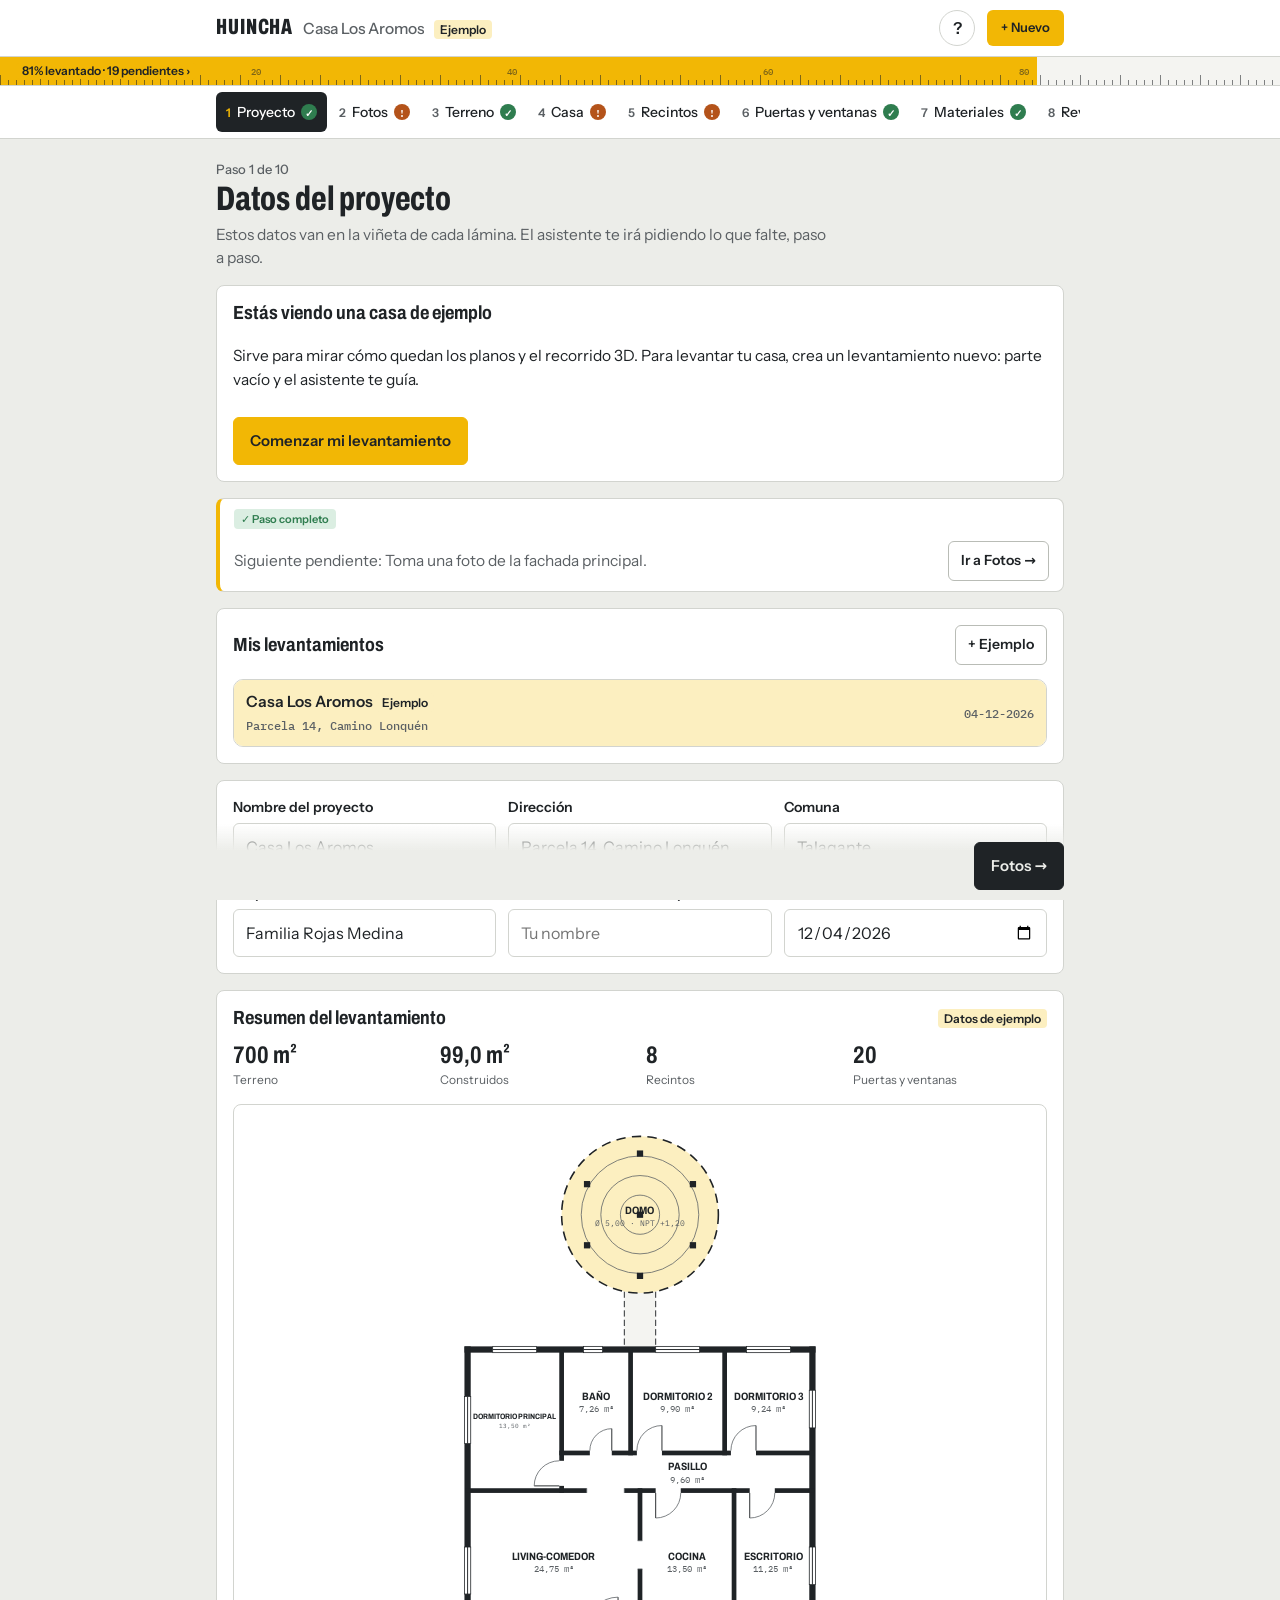
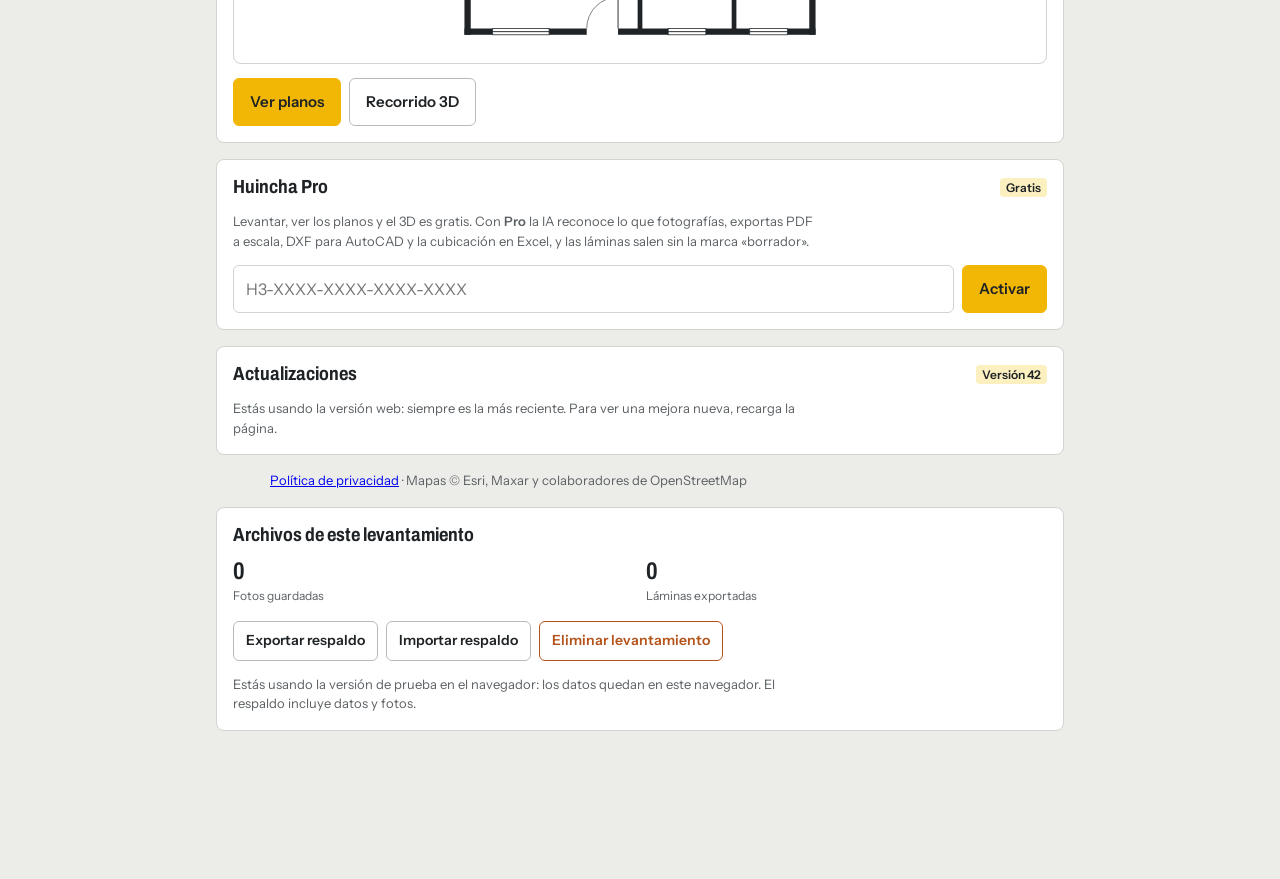
<file: app/index.html>
<!doctype html>
<html lang="es">
<head>
<meta charset="utf-8">
<meta name="viewport" content="width=device-width,initial-scale=1,viewport-fit=cover">
<meta name="theme-color" content="#f8faf9">
<link rel="manifest" href="manifest.webmanifest">
<link rel="icon" href="icon.png">
<title>Huincha</title>
<link rel="stylesheet" href="vendor/leaflet/leaflet.css">
<link rel="stylesheet" href="css/app.css">
</head>
<body>
<header class="top">
  <div class="wrap top-in">
    <div class="brand"><span class="logo">Huincha</span><span class="pname" id="pname"></span><span class="badge" id="exb" hidden>Ejemplo</span></div>
    <button class="hhelp" type="button" data-ayuda="" aria-label="Ayuda: qué significa cada término">?</button>
    <button class="hnew" type="button" data-act="nuevo" aria-label="Nuevo levantamiento">+ Nuevo</button>
  </div>
  <button class="tape" id="tape" type="button"><span class="tape-fill" id="tapef"></span><span class="tape-lbl" id="tapel"></span><span class="tape-num" style="left:20%">20</span><span class="tape-num" style="left:40%">40</span><span class="tape-num" style="left:60%">60</span><span class="tape-num" style="left:80%">80</span></button>
  <nav class="wrap steps" id="steps" aria-label="Pasos"></nav>
</header>
<div class="updbar" id="updbar" hidden></div>
<main class="wrap" id="main"></main>
<div class="toast" id="toast" hidden></div>
<div class="lb" id="lb" hidden></div>
<script src="vendor/three.min.js"></script>
<script src="vendor/leaflet/leaflet.js"></script>
<script src="js/version.js"></script>
<script src="js/config.js"></script>
<script src="js/licencia.js"></script>
<script src="js/materiales.js"></script>
<script src="js/store.js"></script>
<script src="js/volumenes.js"></script>
<script src="js/elementos.js"></script>
<script src="js/croquis.js"></script>
<script src="js/captura.js"></script>
<script src="js/ia.js"></script>
<script src="js/vivo.js"></script>
<script src="js/vivo3d.js"></script>
<script src="js/vivoguia.js"></script>
<script src="js/fachadas.js"></script>
<script src="js/vivoubica.js"></script>
<script src="js/recintosvivo.js"></script>
<script src="js/ayuda.js"></script>
<script src="js/techumbre.js"></script>
<script src="js/actualizar.js"></script>
<script src="js/cuerpos.js"></script>
<script src="js/app.js"></script>
<script src="js/artefactos.js"></script>
<script src="js/obras.js"></script>
<script src="js/mapa.js"></script>
<script src="js/mapadib.js"></script>
<script src="js/estaciones.js"></script>
<script src="js/editorfoto.js"></script>
<script src="js/volcado.js"></script>
<script src="js/fichas.js"></script>
<script src="js/planos2.js"></script>
<script src="js/exportar.js"></script>
</body>
</html>
</file>
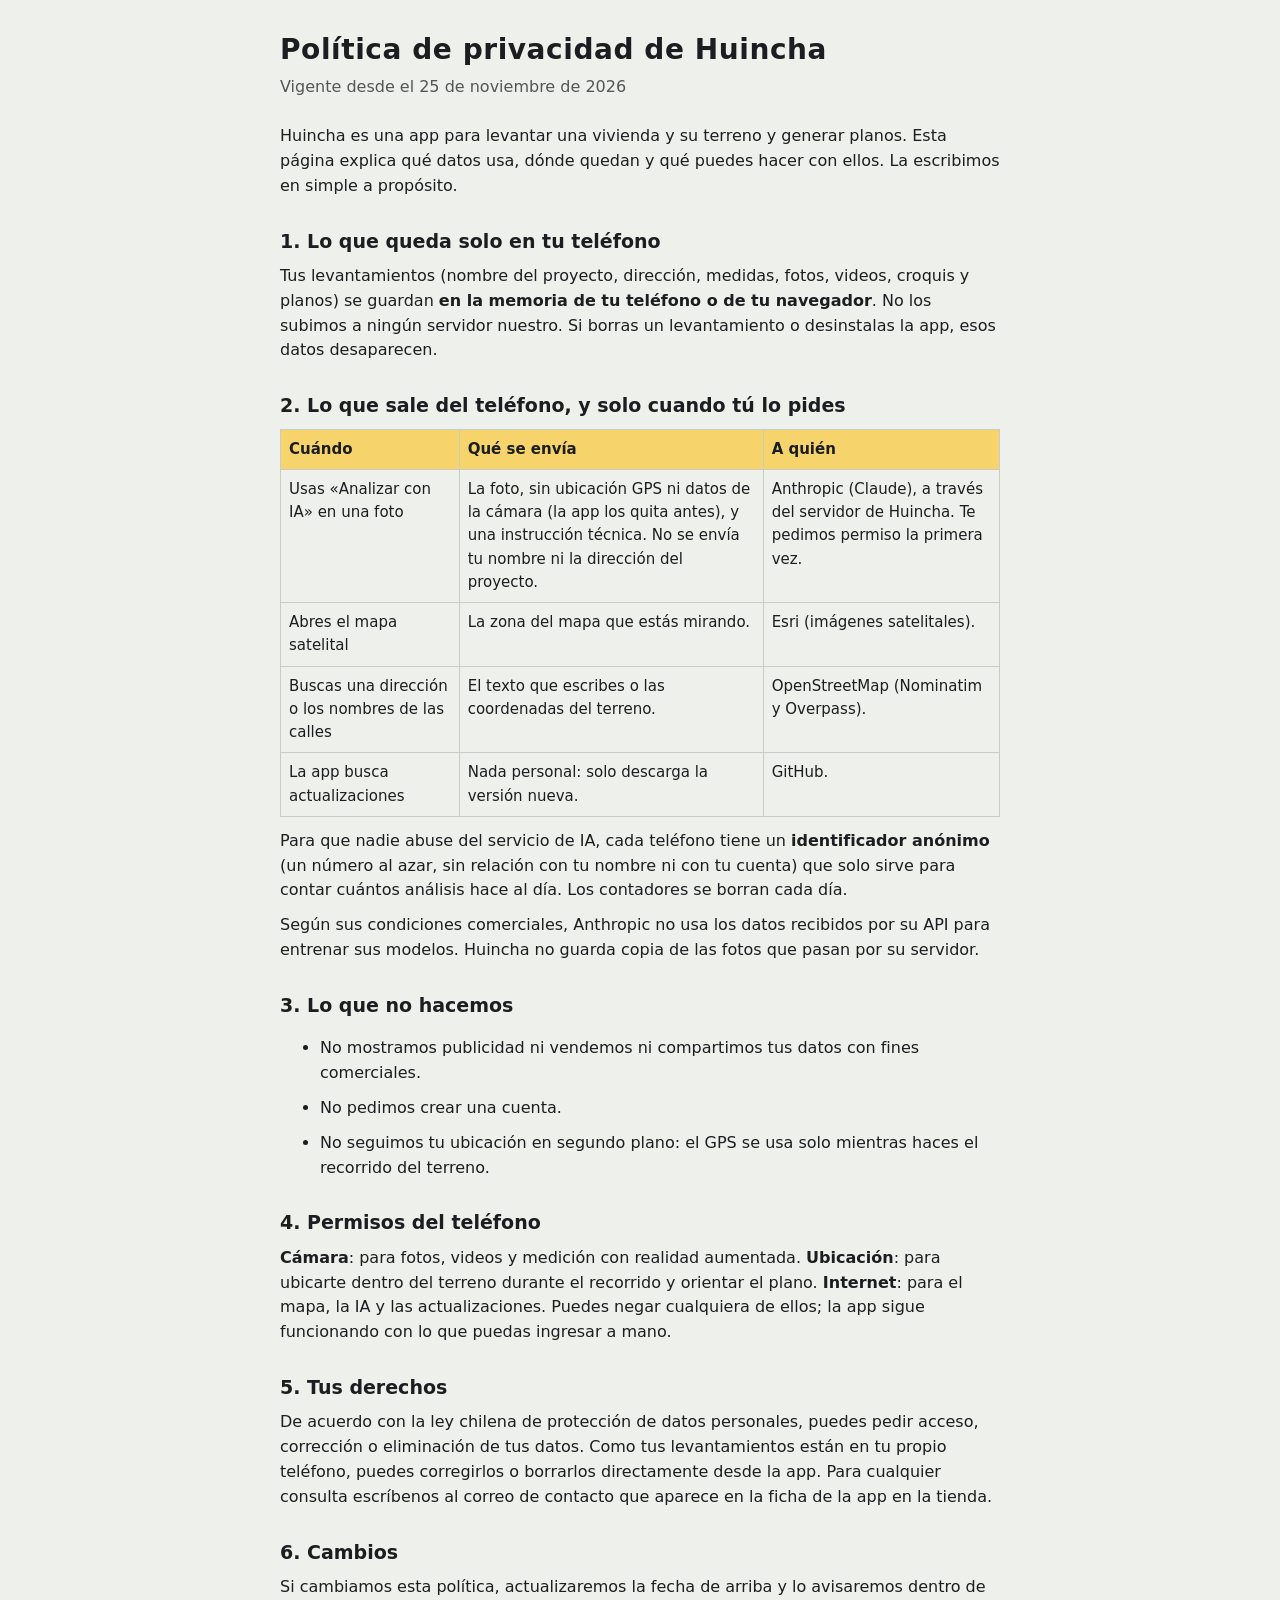
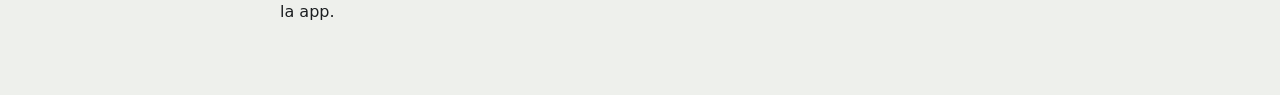
<file: app/privacidad.html>
<!doctype html>
<html lang="es">
<head>
<meta charset="utf-8">
<meta name="viewport" content="width=device-width,initial-scale=1">
<title>Huincha · Política de privacidad</title>
<style>
body{font:16px/1.55 system-ui,-apple-system,"Segoe UI",Roboto,sans-serif;color:#1b1e20;background:#eef0ec;margin:0}
main{max-width:720px;margin:0 auto;padding:28px 20px 60px}
h1{font-size:28px;letter-spacing:.02em;margin:0 0 4px}h2{font-size:19px;margin:28px 0 8px}
p,li{margin:0 0 10px}.fecha{color:#555;margin-bottom:24px}a{color:#7a5a00}
table{border-collapse:collapse;width:100%;margin:8px 0 12px;font-size:15px}td,th{border:1px solid #c9ccc6;padding:8px;text-align:left;vertical-align:top}th{background:#f6d36b}
</style>
</head>
<body><main>
<h1>Política de privacidad de Huincha</h1>
<p class="fecha">Vigente desde el 25 de noviembre de 2026</p>

<p>Huincha es una app para levantar una vivienda y su terreno y generar planos. Esta página explica qué datos usa, dónde quedan y qué puedes hacer con ellos. La escribimos en simple a propósito.</p>

<h2>1. Lo que queda solo en tu teléfono</h2>
<p>Tus levantamientos (nombre del proyecto, dirección, medidas, fotos, videos, croquis y planos) se guardan <b>en la memoria de tu teléfono o de tu navegador</b>. No los subimos a ningún servidor nuestro. Si borras un levantamiento o desinstalas la app, esos datos desaparecen.</p>

<h2>2. Lo que sale del teléfono, y solo cuando tú lo pides</h2>
<table>
<tr><th>Cuándo</th><th>Qué se envía</th><th>A quién</th></tr>
<tr><td>Usas «Analizar con IA» en una foto</td><td>La foto, sin ubicación GPS ni datos de la cámara (la app los quita antes), y una instrucción técnica. No se envía tu nombre ni la dirección del proyecto.</td><td>Anthropic (Claude), a través del servidor de Huincha. Te pedimos permiso la primera vez.</td></tr>
<tr><td>Abres el mapa satelital</td><td>La zona del mapa que estás mirando.</td><td>Esri (imágenes satelitales).</td></tr>
<tr><td>Buscas una dirección o los nombres de las calles</td><td>El texto que escribes o las coordenadas del terreno.</td><td>OpenStreetMap (Nominatim y Overpass).</td></tr>
<tr><td>La app busca actualizaciones</td><td>Nada personal: solo descarga la versión nueva.</td><td>GitHub.</td></tr>
</table>
<p>Para que nadie abuse del servicio de IA, cada teléfono tiene un <b>identificador anónimo</b> (un número al azar, sin relación con tu nombre ni con tu cuenta) que solo sirve para contar cuántos análisis hace al día. Los contadores se borran cada día.</p>
<p>Según sus condiciones comerciales, Anthropic no usa los datos recibidos por su API para entrenar sus modelos. Huincha no guarda copia de las fotos que pasan por su servidor.</p>

<h2>3. Lo que no hacemos</h2>
<ul>
<li>No mostramos publicidad ni vendemos ni compartimos tus datos con fines comerciales.</li>
<li>No pedimos crear una cuenta.</li>
<li>No seguimos tu ubicación en segundo plano: el GPS se usa solo mientras haces el recorrido del terreno.</li>
</ul>

<h2>4. Permisos del teléfono</h2>
<p><b>Cámara</b>: para fotos, videos y medición con realidad aumentada. <b>Ubicación</b>: para ubicarte dentro del terreno durante el recorrido y orientar el plano. <b>Internet</b>: para el mapa, la IA y las actualizaciones. Puedes negar cualquiera de ellos; la app sigue funcionando con lo que puedas ingresar a mano.</p>

<h2>5. Tus derechos</h2>
<p>De acuerdo con la ley chilena de protección de datos personales, puedes pedir acceso, corrección o eliminación de tus datos. Como tus levantamientos están en tu propio teléfono, puedes corregirlos o borrarlos directamente desde la app. Para cualquier consulta escríbenos al correo de contacto que aparece en la ficha de la app en la tienda.</p>

<h2>6. Cambios</h2>
<p>Si cambiamos esta política, actualizaremos la fecha de arriba y lo avisaremos dentro de la app.</p>
</main></body>
</html>
</file>
<file: app/vendor/leaflet/leaflet.css>
/* required styles */

.leaflet-pane,
.leaflet-tile,
.leaflet-marker-icon,
.leaflet-marker-shadow,
.leaflet-tile-container,
.leaflet-pane > svg,
.leaflet-pane > canvas,
.leaflet-zoom-box,
.leaflet-image-layer,
.leaflet-layer {
	position: absolute;
	left: 0;
	top: 0;
	}
.leaflet-container {
	overflow: hidden;
	}
.leaflet-tile,
.leaflet-marker-icon,
.leaflet-marker-shadow {
	-webkit-user-select: none;
	   -moz-user-select: none;
	        user-select: none;
	  -webkit-user-drag: none;
	}
/* Prevents IE11 from highlighting tiles in blue */
.leaflet-tile::selection {
	background: transparent;
}
/* Safari renders non-retina tile on retina better with this, but Chrome is worse */
.leaflet-safari .leaflet-tile {
	image-rendering: -webkit-optimize-contrast;
	}
/* hack that prevents hw layers "stretching" when loading new tiles */
.leaflet-safari .leaflet-tile-container {
	width: 1600px;
	height: 1600px;
	-webkit-transform-origin: 0 0;
	}
.leaflet-marker-icon,
.leaflet-marker-shadow {
	display: block;
	}
/* .leaflet-container svg: reset svg max-width decleration shipped in Joomla! (joomla.org) 3.x */
/* .leaflet-container img: map is broken in FF if you have max-width: 100% on tiles */
.leaflet-container .leaflet-overlay-pane svg {
	max-width: none !important;
	max-height: none !important;
	}
.leaflet-container .leaflet-marker-pane img,
.leaflet-container .leaflet-shadow-pane img,
.leaflet-container .leaflet-tile-pane img,
.leaflet-container img.leaflet-image-layer,
.leaflet-container .leaflet-tile {
	max-width: none !important;
	max-height: none !important;
	width: auto;
	padding: 0;
	}

.leaflet-container img.leaflet-tile {
	/* See: https://bugs.chromium.org/p/chromium/issues/detail?id=600120 */
	mix-blend-mode: plus-lighter;
}

.leaflet-container.leaflet-touch-zoom {
	-ms-touch-action: pan-x pan-y;
	touch-action: pan-x pan-y;
	}
.leaflet-container.leaflet-touch-drag {
	-ms-touch-action: pinch-zoom;
	/* Fallback for FF which doesn't support pinch-zoom */
	touch-action: none;
	touch-action: pinch-zoom;
}
.leaflet-container.leaflet-touch-drag.leaflet-touch-zoom {
	-ms-touch-action: none;
	touch-action: none;
}
.leaflet-container {
	-webkit-tap-highlight-color: transparent;
}
.leaflet-container a {
	-webkit-tap-highlight-color: rgba(51, 181, 229, 0.4);
}
.leaflet-tile {
	filter: inherit;
	visibility: hidden;
	}
.leaflet-tile-loaded {
	visibility: inherit;
	}
.leaflet-zoom-box {
	width: 0;
	height: 0;
	-moz-box-sizing: border-box;
	     box-sizing: border-box;
	z-index: 800;
	}
/* workaround for https://bugzilla.mozilla.org/show_bug.cgi?id=888319 */
.leaflet-overlay-pane svg {
	-moz-user-select: none;
	}

.leaflet-pane         { z-index: 400; }

.leaflet-tile-pane    { z-index: 200; }
.leaflet-overlay-pane { z-index: 400; }
.leaflet-shadow-pane  { z-index: 500; }
.leaflet-marker-pane  { z-index: 600; }
.leaflet-tooltip-pane   { z-index: 650; }
.leaflet-popup-pane   { z-index: 700; }

.leaflet-map-pane canvas { z-index: 100; }
.leaflet-map-pane svg    { z-index: 200; }

.leaflet-vml-shape {
	width: 1px;
	height: 1px;
	}
.lvml {
	behavior: url(#default#VML);
	display: inline-block;
	position: absolute;
	}


/* control positioning */

.leaflet-control {
	position: relative;
	z-index: 800;
	pointer-events: visiblePainted; /* IE 9-10 doesn't have auto */
	pointer-events: auto;
	}
.leaflet-top,
.leaflet-bottom {
	position: absolute;
	z-index: 1000;
	pointer-events: none;
	}
.leaflet-top {
	top: 0;
	}
.leaflet-right {
	right: 0;
	}
.leaflet-bottom {
	bottom: 0;
	}
.leaflet-left {
	left: 0;
	}
.leaflet-control {
	float: left;
	clear: both;
	}
.leaflet-right .leaflet-control {
	float: right;
	}
.leaflet-top .leaflet-control {
	margin-top: 10px;
	}
.leaflet-bottom .leaflet-control {
	margin-bottom: 10px;
	}
.leaflet-left .leaflet-control {
	margin-left: 10px;
	}
.leaflet-right .leaflet-control {
	margin-right: 10px;
	}


/* zoom and fade animations */

.leaflet-fade-anim .leaflet-popup {
	opacity: 0;
	-webkit-transition: opacity 0.2s linear;
	   -moz-transition: opacity 0.2s linear;
	        transition: opacity 0.2s linear;
	}
.leaflet-fade-anim .leaflet-map-pane .leaflet-popup {
	opacity: 1;
	}
.leaflet-zoom-animated {
	-webkit-transform-origin: 0 0;
	    -ms-transform-origin: 0 0;
	        transform-origin: 0 0;
	}
svg.leaflet-zoom-animated {
	will-change: transform;
}

.leaflet-zoom-anim .leaflet-zoom-animated {
	-webkit-transition: -webkit-transform 0.25s cubic-bezier(0,0,0.25,1);
	   -moz-transition:    -moz-transform 0.25s cubic-bezier(0,0,0.25,1);
	        transition:         transform 0.25s cubic-bezier(0,0,0.25,1);
	}
.leaflet-zoom-anim .leaflet-tile,
.leaflet-pan-anim .leaflet-tile {
	-webkit-transition: none;
	   -moz-transition: none;
	        transition: none;
	}

.leaflet-zoom-anim .leaflet-zoom-hide {
	visibility: hidden;
	}


/* cursors */

.leaflet-interactive {
	cursor: pointer;
	}
.leaflet-grab {
	cursor: -webkit-grab;
	cursor:    -moz-grab;
	cursor:         grab;
	}
.leaflet-crosshair,
.leaflet-crosshair .leaflet-interactive {
	cursor: crosshair;
	}
.leaflet-popup-pane,
.leaflet-control {
	cursor: auto;
	}
.leaflet-dragging .leaflet-grab,
.leaflet-dragging .leaflet-grab .leaflet-interactive,
.leaflet-dragging .leaflet-marker-draggable {
	cursor: move;
	cursor: -webkit-grabbing;
	cursor:    -moz-grabbing;
	cursor:         grabbing;
	}

/* marker & overlays interactivity */
.leaflet-marker-icon,
.leaflet-marker-shadow,
.leaflet-image-layer,
.leaflet-pane > svg path,
.leaflet-tile-container {
	pointer-events: none;
	}

.leaflet-marker-icon.leaflet-interactive,
.leaflet-image-layer.leaflet-interactive,
.leaflet-pane > svg path.leaflet-interactive,
svg.leaflet-image-layer.leaflet-interactive path {
	pointer-events: visiblePainted; /* IE 9-10 doesn't have auto */
	pointer-events: auto;
	}

/* visual tweaks */

.leaflet-container {
	background: #ddd;
	outline-offset: 1px;
	}
.leaflet-container a {
	color: #0078A8;
	}
.leaflet-zoom-box {
	border: 2px dotted #38f;
	background: rgba(255,255,255,0.5);
	}


/* general typography */
.leaflet-container {
	font-family: "Helvetica Neue", Arial, Helvetica, sans-serif;
	font-size: 12px;
	font-size: 0.75rem;
	line-height: 1.5;
	}


/* general toolbar styles */

.leaflet-bar {
	box-shadow: 0 1px 5px rgba(0,0,0,0.65);
	border-radius: 4px;
	}
.leaflet-bar a {
	background-color: #fff;
	border-bottom: 1px solid #ccc;
	width: 26px;
	height: 26px;
	line-height: 26px;
	display: block;
	text-align: center;
	text-decoration: none;
	color: black;
	}
.leaflet-bar a,
.leaflet-control-layers-toggle {
	background-position: 50% 50%;
	background-repeat: no-repeat;
	display: block;
	}
.leaflet-bar a:hover,
.leaflet-bar a:focus {
	background-color: #f4f4f4;
	}
.leaflet-bar a:first-child {
	border-top-left-radius: 4px;
	border-top-right-radius: 4px;
	}
.leaflet-bar a:last-child {
	border-bottom-left-radius: 4px;
	border-bottom-right-radius: 4px;
	border-bottom: none;
	}
.leaflet-bar a.leaflet-disabled {
	cursor: default;
	background-color: #f4f4f4;
	color: #bbb;
	}

.leaflet-touch .leaflet-bar a {
	width: 30px;
	height: 30px;
	line-height: 30px;
	}
.leaflet-touch .leaflet-bar a:first-child {
	border-top-left-radius: 2px;
	border-top-right-radius: 2px;
	}
.leaflet-touch .leaflet-bar a:last-child {
	border-bottom-left-radius: 2px;
	border-bottom-right-radius: 2px;
	}

/* zoom control */

.leaflet-control-zoom-in,
.leaflet-control-zoom-out {
	font: bold 18px 'Lucida Console', Monaco, monospace;
	text-indent: 1px;
	}

.leaflet-touch .leaflet-control-zoom-in, .leaflet-touch .leaflet-control-zoom-out  {
	font-size: 22px;
	}


/* layers control */

.leaflet-control-layers {
	box-shadow: 0 1px 5px rgba(0,0,0,0.4);
	background: #fff;
	border-radius: 5px;
	}
.leaflet-control-layers-toggle {
	background-image: url(images/layers.png);
	width: 36px;
	height: 36px;
	}
.leaflet-retina .leaflet-control-layers-toggle {
	background-image: url(images/layers-2x.png);
	background-size: 26px 26px;
	}
.leaflet-touch .leaflet-control-layers-toggle {
	width: 44px;
	height: 44px;
	}
.leaflet-control-layers .leaflet-control-layers-list,
.leaflet-control-layers-expanded .leaflet-control-layers-toggle {
	display: none;
	}
.leaflet-control-layers-expanded .leaflet-control-layers-list {
	display: block;
	position: relative;
	}
.leaflet-control-layers-expanded {
	padding: 6px 10px 6px 6px;
	color: #333;
	background: #fff;
	}
.leaflet-control-layers-scrollbar {
	overflow-y: scroll;
	overflow-x: hidden;
	padding-right: 5px;
	}
.leaflet-control-layers-selector {
	margin-top: 2px;
	position: relative;
	top: 1px;
	}
.leaflet-control-layers label {
	display: block;
	font-size: 13px;
	font-size: 1.08333em;
	}
.leaflet-control-layers-separator {
	height: 0;
	border-top: 1px solid #ddd;
	margin: 5px -10px 5px -6px;
	}

/* Default icon URLs */
.leaflet-default-icon-path { /* used only in path-guessing heuristic, see L.Icon.Default */
	background-image: url(images/marker-icon.png);
	}


/* attribution and scale controls */

.leaflet-container .leaflet-control-attribution {
	background: #fff;
	background: rgba(255, 255, 255, 0.8);
	margin: 0;
	}
.leaflet-control-attribution,
.leaflet-control-scale-line {
	padding: 0 5px;
	color: #333;
	line-height: 1.4;
	}
.leaflet-control-attribution a {
	text-decoration: none;
	}
.leaflet-control-attribution a:hover,
.leaflet-control-attribution a:focus {
	text-decoration: underline;
	}
.leaflet-attribution-flag {
	display: inline !important;
	vertical-align: baseline !important;
	width: 1em;
	height: 0.6669em;
	}
.leaflet-left .leaflet-control-scale {
	margin-left: 5px;
	}
.leaflet-bottom .leaflet-control-scale {
	margin-bottom: 5px;
	}
.leaflet-control-scale-line {
	border: 2px solid #777;
	border-top: none;
	line-height: 1.1;
	padding: 2px 5px 1px;
	white-space: nowrap;
	-moz-box-sizing: border-box;
	     box-sizing: border-box;
	background: rgba(255, 255, 255, 0.8);
	text-shadow: 1px 1px #fff;
	}
.leaflet-control-scale-line:not(:first-child) {
	border-top: 2px solid #777;
	border-bottom: none;
	margin-top: -2px;
	}
.leaflet-control-scale-line:not(:first-child):not(:last-child) {
	border-bottom: 2px solid #777;
	}

.leaflet-touch .leaflet-control-attribution,
.leaflet-touch .leaflet-control-layers,
.leaflet-touch .leaflet-bar {
	box-shadow: none;
	}
.leaflet-touch .leaflet-control-layers,
.leaflet-touch .leaflet-bar {
	border: 2px solid rgba(0,0,0,0.2);
	background-clip: padding-box;
	}


/* popup */

.leaflet-popup {
	position: absolute;
	text-align: center;
	margin-bottom: 20px;
	}
.leaflet-popup-content-wrapper {
	padding: 1px;
	text-align: left;
	border-radius: 12px;
	}
.leaflet-popup-content {
	margin: 13px 24px 13px 20px;
	line-height: 1.3;
	font-size: 13px;
	font-size: 1.08333em;
	min-height: 1px;
	}
.leaflet-popup-content p {
	margin: 17px 0;
	margin: 1.3em 0;
	}
.leaflet-popup-tip-container {
	width: 40px;
	height: 20px;
	position: absolute;
	left: 50%;
	margin-top: -1px;
	margin-left: -20px;
	overflow: hidden;
	pointer-events: none;
	}
.leaflet-popup-tip {
	width: 17px;
	height: 17px;
	padding: 1px;

	margin: -10px auto 0;
	pointer-events: auto;

	-webkit-transform: rotate(45deg);
	   -moz-transform: rotate(45deg);
	    -ms-transform: rotate(45deg);
	        transform: rotate(45deg);
	}
.leaflet-popup-content-wrapper,
.leaflet-popup-tip {
	background: white;
	color: #333;
	box-shadow: 0 3px 14px rgba(0,0,0,0.4);
	}
.leaflet-container a.leaflet-popup-close-button {
	position: absolute;
	top: 0;
	right: 0;
	border: none;
	text-align: center;
	width: 24px;
	height: 24px;
	font: 16px/24px Tahoma, Verdana, sans-serif;
	color: #757575;
	text-decoration: none;
	background: transparent;
	}
.leaflet-container a.leaflet-popup-close-button:hover,
.leaflet-container a.leaflet-popup-close-button:focus {
	color: #585858;
	}
.leaflet-popup-scrolled {
	overflow: auto;
	}

.leaflet-oldie .leaflet-popup-content-wrapper {
	-ms-zoom: 1;
	}
.leaflet-oldie .leaflet-popup-tip {
	width: 24px;
	margin: 0 auto;

	-ms-filter: "progid:DXImageTransform.Microsoft.Matrix(M11=0.70710678, M12=0.70710678, M21=-0.70710678, M22=0.70710678)";
	filter: progid:DXImageTransform.Microsoft.Matrix(M11=0.70710678, M12=0.70710678, M21=-0.70710678, M22=0.70710678);
	}

.leaflet-oldie .leaflet-control-zoom,
.leaflet-oldie .leaflet-control-layers,
.leaflet-oldie .leaflet-popup-content-wrapper,
.leaflet-oldie .leaflet-popup-tip {
	border: 1px solid #999;
	}


/* div icon */

.leaflet-div-icon {
	background: #fff;
	border: 1px solid #666;
	}


/* Tooltip */
/* Base styles for the element that has a tooltip */
.leaflet-tooltip {
	position: absolute;
	padding: 6px;
	background-color: #fff;
	border: 1px solid #fff;
	border-radius: 3px;
	color: #222;
	white-space: nowrap;
	-webkit-user-select: none;
	-moz-user-select: none;
	-ms-user-select: none;
	user-select: none;
	pointer-events: none;
	box-shadow: 0 1px 3px rgba(0,0,0,0.4);
	}
.leaflet-tooltip.leaflet-interactive {
	cursor: pointer;
	pointer-events: auto;
	}
.leaflet-tooltip-top:before,
.leaflet-tooltip-bottom:before,
.leaflet-tooltip-left:before,
.leaflet-tooltip-right:before {
	position: absolute;
	pointer-events: none;
	border: 6px solid transparent;
	background: transparent;
	content: "";
	}

/* Directions */

.leaflet-tooltip-bottom {
	margin-top: 6px;
}
.leaflet-tooltip-top {
	margin-top: -6px;
}
.leaflet-tooltip-bottom:before,
.leaflet-tooltip-top:before {
	left: 50%;
	margin-left: -6px;
	}
.leaflet-tooltip-top:before {
	bottom: 0;
	margin-bottom: -12px;
	border-top-color: #fff;
	}
.leaflet-tooltip-bottom:before {
	top: 0;
	margin-top: -12px;
	margin-left: -6px;
	border-bottom-color: #fff;
	}
.leaflet-tooltip-left {
	margin-left: -6px;
}
.leaflet-tooltip-right {
	margin-left: 6px;
}
.leaflet-tooltip-left:before,
.leaflet-tooltip-right:before {
	top: 50%;
	margin-top: -6px;
	}
.leaflet-tooltip-left:before {
	right: 0;
	margin-right: -12px;
	border-left-color: #fff;
	}
.leaflet-tooltip-right:before {
	left: 0;
	margin-left: -12px;
	border-right-color: #fff;
	}

/* Printing */

@media print {
	/* Prevent printers from removing background-images of controls. */
	.leaflet-control {
		-webkit-print-color-adjust: exact;
		print-color-adjust: exact;
		}
	}
</file>
<file: app/css/app.css>
@font-face{font-family:"Archivo";src:url(../fonts/archivo.woff2) format("woff2");font-weight:100 900;font-stretch:62% 125%;font-display:swap}
@font-face{font-family:"Instrument Sans";src:url(../fonts/instrument-sans-400.woff2) format("woff2");font-weight:400;font-display:swap}
@font-face{font-family:"Instrument Sans";src:url(../fonts/instrument-sans-500.woff2) format("woff2");font-weight:500;font-display:swap}
@font-face{font-family:"Instrument Sans";src:url(../fonts/instrument-sans-600.woff2) format("woff2");font-weight:600;font-display:swap}
@font-face{font-family:"IBM Plex Mono";src:url(../fonts/plex-mono-400.woff2) format("woff2");font-weight:400;font-display:swap}
@font-face{font-family:"IBM Plex Mono";src:url(../fonts/plex-mono-500.woff2) format("woff2");font-weight:500;font-display:swap}
@font-face{font-family:"IBM Plex Mono";src:url(../fonts/plex-mono-600.woff2) format("woff2");font-weight:600;font-display:swap}
html{color-scheme:light;padding-top:env(safe-area-inset-top,0px);padding-bottom:env(safe-area-inset-bottom,0px);-webkit-tap-highlight-color:transparent}
body{margin:0}
img{max-width:100%}
[hidden]{display:none!important}
/* Layout: cuaderno de levantamiento en una columna; cabecera fija con huincha de medir como barra de avance; pasos en secuencia */
:root{
  --bg:#e8edea; --surface:#f8faf9; --surface-2:#eef2f0; --ink:#14191a; --muted:#56635f; --line:#ccd5d1;
  --accent:#f2b705; --accent-ink:#1d1600; --accent-soft:#fbefc2;
  --warn:#b4471a; --warn-soft:#f7e2d6; --ok:#2c7a4b; --ok-soft:#dbeee2; --glass:#d6e6ec;
  --f-display:"Archivo","Arial Narrow",system-ui,sans-serif;
  --f-body:"Instrument Sans",system-ui,-apple-system,"Segoe UI",Roboto,sans-serif;
  --f-mono:"IBM Plex Mono",ui-monospace,Menlo,Consolas,monospace;
}
@media (prefers-color-scheme: dark){:root:not([data-theme="light"]){
  --bg:#111415; --surface:#1a1e1f; --surface-2:#22282a; --ink:#e6ebe9; --muted:#95a39e; --line:#2f3739;
  --accent:#f5c22a; --accent-ink:#1d1600; --accent-soft:#3d3412;
  --warn:#f08a55; --warn-soft:#3b2318; --ok:#5fc58c; --ok-soft:#173022; --glass:#2a3c43; color-scheme:dark}}
:root[data-theme="dark"]{
  --bg:#111415; --surface:#1a1e1f; --surface-2:#22282a; --ink:#e6ebe9; --muted:#95a39e; --line:#2f3739;
  --accent:#f5c22a; --accent-ink:#1d1600; --accent-soft:#3d3412;
  --warn:#f08a55; --warn-soft:#3b2318; --ok:#5fc58c; --ok-soft:#173022; --glass:#2a3c43; color-scheme:dark}

*{box-sizing:border-box}
body{background:var(--bg);color:var(--ink);font:15px/1.5 var(--f-body);-webkit-font-smoothing:antialiased}
body::before{content:"";position:fixed;inset:0 0 auto;height:env(safe-area-inset-top,0px);z-index:40;background:var(--surface)}
.wrap{max-width:880px;margin:0 auto;padding-left:max(16px,env(safe-area-inset-left,0px));padding-right:max(16px,env(safe-area-inset-right,0px))}
button,input,select{font:inherit;color:inherit}
:focus-visible{outline:2px solid var(--accent);outline-offset:2px}

/* Cabecera */
.top{position:sticky;top:env(safe-area-inset-top,0px);z-index:30;background:var(--surface);border-bottom:1px solid var(--line)}
.top-in{display:flex;align-items:center;gap:12px;padding-block:10px}
.brand{display:flex;align-items:baseline;gap:10px;min-width:0;flex:1}
.logo{font:800 22px/1 var(--f-display);font-stretch:68%;letter-spacing:.06em;text-transform:uppercase}
.pname{font-weight:500;color:var(--muted);white-space:nowrap;overflow:hidden;text-overflow:ellipsis;min-width:0}
.badge{font:600 11px var(--f-mono);text-transform:uppercase;letter-spacing:.06em;background:var(--accent-soft);color:var(--ink);padding:2px 6px;border-radius:4px;white-space:nowrap}
.pend{border:1px solid var(--line);background:var(--surface-2);border-radius:999px;padding:5px 11px;font:600 12px var(--f-mono);white-space:nowrap;cursor:pointer}
.hnew{border:0;background:var(--accent);color:var(--accent-ink);border-radius:999px;padding:6px 12px;font-family:inherit;font-weight:700;font-size:13px;white-space:nowrap;cursor:pointer}
.exban{border:2px solid var(--accent);background:var(--accent-soft)}
.exban p{margin:6px 0 12px}
.pend.zero{background:var(--ok-soft);border-color:transparent;color:var(--ok)}
.tape{display:block;width:100%;border:0;border-radius:0;padding:0;margin:0;cursor:pointer;color:inherit;font:inherit;text-align:left;position:relative;height:28px;background:var(--surface-2);border-top:1px solid var(--line);overflow:hidden}
.tape-fill{position:absolute;inset:0 auto 0 0;width:0;background:var(--accent);transition:width .6s ease}
.tape::after{content:"";position:absolute;inset:0;pointer-events:none;opacity:.55;
  background:repeating-linear-gradient(90deg,var(--ink) 0 1px,transparent 1px 8px) left bottom/100% 5px no-repeat,
             repeating-linear-gradient(90deg,var(--ink) 0 1px,transparent 1px 40px) left bottom/100% 10px no-repeat}
.tape-lbl{position:absolute;top:5px;left:max(16px,env(safe-area-inset-left,0px));font:600 11px/1 var(--f-mono);letter-spacing:.04em;z-index:1}
.steps{display:flex;gap:6px;overflow-x:auto;padding-block:8px;scrollbar-width:none}
.steps::-webkit-scrollbar{display:none}
.st{flex:none;display:flex;align-items:center;gap:6px;border:1px solid var(--line);background:var(--surface);border-radius:8px;padding:6px 10px;cursor:pointer;font-size:13px;font-weight:500;white-space:nowrap}
.st b{font:600 11px var(--f-mono);color:var(--muted)}
.st[aria-current="step"]{background:var(--ink);color:var(--bg);border-color:var(--ink)}
.st[aria-current="step"] b{color:var(--accent)}
.st i{display:inline-grid;place-items:center;width:16px;height:16px;border-radius:50%;background:var(--warn);color:#fff;font:700 10px/1 var(--f-mono);font-style:normal}
.st i.ok{background:var(--ok)}
.st i.none{display:none}
.st i.none{display:none}

/* Contenido */
main{padding-block:18px 48px;display:flex;flex-direction:column;gap:16px}
.sh .sn{font:600 11px var(--f-mono);letter-spacing:.08em;text-transform:uppercase;color:var(--muted)}
h2{font:800 30px/1.05 var(--f-display);font-stretch:70%;text-transform:uppercase;letter-spacing:.01em;margin:4px 0 6px;text-wrap:balance}
h3{font:700 17px/1.2 var(--f-display);font-stretch:80%;text-transform:uppercase;letter-spacing:.03em;margin:4px 0 0}
.sh p{margin:0;color:var(--muted);max-width:62ch}
.card{background:var(--surface);border:1px solid var(--line);border-radius:12px;padding:14px;display:flex;flex-direction:column;gap:12px;min-width:0}
.grid{display:grid;grid-template-columns:repeat(auto-fit,minmax(200px,1fr));gap:12px}
.g2{display:grid;grid-template-columns:1fr 1fr;gap:12px}
@media (max-width:340px){.g2{grid-template-columns:1fr}}
.row{display:flex;gap:8px;align-items:center;flex-wrap:wrap}
.sb{justify-content:space-between}
.note{color:var(--muted);font-size:13px;margin:0;max-width:65ch}
.lbl{font-size:13px;color:var(--muted)}

.fld{display:flex;flex-direction:column;gap:5px;min-width:0}
.fld>span{font-size:13px;font-weight:500;color:var(--muted)}
.fld small{color:var(--muted);font-size:12px}
.inp{display:flex;align-items:center;border:1px solid var(--line);background:var(--bg);border-radius:8px;min-width:0}
.inp:focus-within{border-color:var(--ink)}
.inp input,.inp select{flex:1;min-width:0;border:0;background:transparent;padding:10px 12px;font-size:16px;outline:none}
.inp input[data-num]{font-family:var(--f-mono);font-weight:500}
.inp em{font-style:normal;padding-right:12px;color:var(--muted);font:500 13px var(--f-mono)}
.inp select{appearance:none;cursor:pointer;background:transparent}
.inp.sel::after{content:"▾";padding-right:12px;color:var(--muted)}

.btn{display:inline-flex;align-items:center;justify-content:center;gap:6px;border:1px solid var(--line);background:var(--surface);border-radius:8px;padding:9px 14px;font-weight:600;font-size:14px;cursor:pointer;text-align:center;line-height:1.2}
.btn:hover{border-color:var(--muted)}
.btn.pri{background:var(--accent);border-color:var(--accent);color:var(--accent-ink)}
.btn.dark{background:var(--ink);border-color:var(--ink);color:var(--bg)}
.btn.ghost{background:transparent;border-color:transparent;color:var(--muted)}
.btn.danger{border-color:var(--warn);color:var(--warn)}
.btn.sm{padding:6px 10px;font-size:13px}
.btn[disabled]{opacity:.45;cursor:not-allowed}
.seg{display:flex;flex-wrap:wrap;gap:6px}
.seg .btn[aria-pressed="true"]{background:var(--ink);border-color:var(--ink);color:var(--bg)}

/* Asistente */
.asst{background:var(--surface);border:1px solid var(--line);border-radius:12px;padding:14px;display:flex;flex-direction:column;gap:8px;box-shadow:0 1px 0 var(--line)}
.asst-k{display:flex;align-items:center;gap:8px;font:500 12px var(--f-mono);color:var(--muted)}
.tag{background:var(--accent);color:var(--accent-ink);font:600 11px var(--f-mono);letter-spacing:.08em;text-transform:uppercase;padding:3px 7px;border-radius:4px}
.asst.done .tag{background:var(--ok-soft);color:var(--ok)}
.asst-q{margin:0;font:700 21px/1.2 var(--f-display);font-stretch:85%;text-wrap:balance}
.asst-h{margin:0;color:var(--muted);max-width:62ch}
.asst-a{display:flex;flex-wrap:wrap;gap:8px;margin-top:4px}

/* Editor de plano */
.edbox{background:var(--surface);border:1px solid var(--line);border-radius:12px;overflow:hidden}
.edbox svg{display:block;width:100%;height:auto;max-height:62vh;user-select:none;-webkit-user-select:none}
.edcap{display:flex;justify-content:space-between;gap:8px;padding:8px 12px;border-top:1px solid var(--line);font-size:12px;color:var(--muted);flex-wrap:wrap}
.chips{display:flex;gap:6px;flex-wrap:wrap}
.chip{border:1px solid var(--line);background:var(--surface);border-radius:999px;padding:6px 12px;font-size:13px;font-weight:500;cursor:pointer;display:inline-flex;gap:6px;align-items:center}
.chip[aria-pressed="true"]{background:var(--accent-soft);border-color:var(--accent)}
.chip .w{width:7px;height:7px;border-radius:50%;background:var(--warn)}
.chip .w.ok{background:var(--ok)}
.titlein{font:700 22px var(--f-display);font-stretch:80%;border:0;border-bottom:1px dashed var(--line);background:transparent;padding:2px 0;width:100%;outline:none}
.titlein:focus{border-bottom-color:var(--ink)}
.area{font:600 14px var(--f-mono);color:var(--muted)}
.list{display:flex;flex-direction:column;border:1px solid var(--line);border-radius:10px;overflow:hidden}
.li{display:flex;align-items:center;justify-content:space-between;gap:10px;padding:10px 12px;background:var(--surface);border:0;border-bottom:1px solid var(--line);text-align:left;cursor:pointer;width:100%}
.li:last-child{border-bottom:0}
.li[aria-pressed="true"]{background:var(--accent-soft)}
.li small{color:var(--muted);font:500 12px var(--f-mono)}
.li .x{font:600 12px var(--f-mono);color:var(--warn)}

/* Fotos y video */
.slots{display:grid;grid-template-columns:repeat(auto-fill,minmax(160px,1fr));gap:10px}
.slot{background:var(--surface);border:1px dashed var(--muted);border-radius:10px;padding:10px;display:flex;flex-direction:column;gap:8px;min-width:0}
.slot.ok{border-style:solid;border-color:var(--line)}
.slot-h{display:flex;justify-content:space-between;gap:6px;font-size:13px}
.slot-h span{font:600 11px var(--f-mono);color:var(--warn);white-space:nowrap}
.slot.ok .slot-h span{color:var(--ok)}
.thumbs{display:flex;gap:6px;flex-wrap:wrap}
.th{width:56px;height:42px;object-fit:cover;border-radius:5px;cursor:zoom-in;background:var(--surface-2)}
.vslot video{width:100%;max-height:52vh;border-radius:8px;background:#000;display:block}
.vempty{border:1px dashed var(--muted);border-radius:10px;padding:16px;color:var(--muted)}
.marks{display:flex;gap:6px;flex-wrap:wrap}
.mk{font:500 12px var(--f-mono)}
.mpanel{display:flex;gap:12px;align-items:flex-start;flex-wrap:wrap;background:var(--surface-2);border-radius:10px;padding:12px}
.mpanel img{width:120px;border-radius:6px}
.mpanel .fl{flex:1;min-width:200px;display:flex;flex-direction:column;gap:8px}

/* Planos */
.sheetbox{overflow:auto;background:var(--surface-2);border:1px solid var(--line);border-radius:12px;padding:10px;max-height:72vh}
.sheetbox svg{display:block;width:calc(var(--z,1) * 100%);height:auto;box-shadow:0 1px 4px rgba(0,0,0,.18)}
.tabs{display:flex;gap:6px;overflow-x:auto;scrollbar-width:none}
.tabs .btn{flex:none}
.tabs .btn[aria-pressed="true"]{background:var(--ink);border-color:var(--ink);color:var(--bg)}
input[type=range]{width:100%;accent-color:var(--accent)}

/* Revisión */
.rv{display:flex;flex-direction:column;gap:8px}
.rvi{display:flex;gap:12px;align-items:flex-start;justify-content:space-between;padding:12px;background:var(--surface);border:1px solid var(--line);border-radius:10px;flex-wrap:wrap}
.rvi p{margin:0;font-weight:500;flex:1;min-width:200px}
.rvi small{display:block;color:var(--muted);font-weight:400}
.rvi .k{font:600 10px var(--f-mono);text-transform:uppercase;letter-spacing:.08em;color:var(--warn)}
.rvi.rev .k{color:var(--muted)}
.big{font:800 56px/1 var(--f-display);font-stretch:68%;font-variant-numeric:tabular-nums}
table.t{border-collapse:collapse;width:100%;font-size:14px}
.t td,.t th{padding:7px 4px;border-bottom:1px solid var(--line);text-align:left}
.t td.n,.t th.n{text-align:right;font-family:var(--f-mono);font-variant-numeric:tabular-nums}
.t tfoot td{font-weight:600;border-bottom:0}

/* 3D */
.viewer{position:relative;height:min(72dvh,640px);min-height:360px;border-radius:12px;overflow:hidden;background:#cfdce3;touch-action:none;user-select:none;-webkit-user-select:none}
.viewer canvas{display:block;width:100%;height:100%}
.vbar{position:absolute;top:10px;left:10px;right:10px;display:flex;gap:6px;flex-wrap:wrap;align-items:center;z-index:2}
.vbar .btn{background:rgba(255,255,255,.88);border-color:rgba(0,0,0,.08);color:#14191a;backdrop-filter:blur(6px)}
.vbar .btn[aria-pressed="true"]{background:#14191a;color:#fff}
.joy{position:absolute;left:16px;bottom:16px;width:116px;height:116px;border-radius:50%;background:rgba(255,255,255,.28);border:1px solid rgba(255,255,255,.7);touch-action:none;z-index:2}
.knob{position:absolute;left:50%;top:50%;width:48px;height:48px;margin:-24px;border-radius:50%;background:rgba(255,255,255,.92);box-shadow:0 2px 6px rgba(0,0,0,.25)}
.hud{position:absolute;left:10px;right:10px;bottom:10px;z-index:2;background:var(--surface);color:var(--ink);border-radius:12px;padding:10px;display:flex;gap:10px;align-items:center;box-shadow:0 4px 16px rgba(0,0,0,.25)}
.hud img{width:72px;height:54px;object-fit:cover;border-radius:6px}
.hud .hi{flex:1;min-width:0}
.hud b{display:block;font:700 18px/1.1 var(--f-display);font-stretch:80%}
.hud small{color:var(--muted);font:500 12px var(--f-mono)}
.hud .hc{display:flex;gap:4px}
.hud .hc .btn{padding:8px 10px}
.v3msg{position:absolute;inset:0;display:grid;place-items:center;padding:24px;text-align:center;color:#14191a}

.nav{display:flex;justify-content:space-between;gap:10px;margin-top:8px}
.toast{position:fixed;left:50%;transform:translateX(-50%);bottom:calc(16px + env(safe-area-inset-bottom,0px));background:var(--ink);color:var(--bg);padding:10px 16px;border-radius:10px;font-size:14px;z-index:60;max-width:calc(100% - 32px);box-shadow:0 6px 20px rgba(0,0,0,.3)}
.lb{position:fixed;inset:0;background:rgba(10,12,13,.88);z-index:70;display:flex;flex-direction:column;align-items:center;justify-content:center;gap:12px;padding:calc(16px + env(safe-area-inset-top,0px)) max(16px,env(safe-area-inset-right,0px)) calc(16px + env(safe-area-inset-bottom,0px)) max(16px,env(safe-area-inset-left,0px))}
.lb img{max-width:100%;max-height:75vh;border-radius:8px}
.summ{display:grid;grid-template-columns:repeat(auto-fit,minmax(120px,1fr));gap:12px}
.summ div b{display:block;font:700 24px/1 var(--f-display);font-stretch:75%;font-variant-numeric:tabular-nums}
.summ div span{font-size:12px;color:var(--muted)}

/* Dibujo en pantalla (editor) */
.ed .w{fill:var(--ink)} .ed .vol{fill:var(--accent-soft);stroke:var(--ink);stroke-width:.5} .ed .vol.up{stroke-dasharray:3 2} .ed .vin{fill:none;stroke:var(--muted);stroke-width:.25} .ed .pil{fill:var(--ink)} .ed .vbr{fill:var(--surface-2);stroke:var(--ink);stroke-width:.3;stroke-dasharray:2 1} .ed .vfac{fill:var(--surface);stroke:var(--ink);stroke-width:.4} .ed .vdeck{fill:var(--line);stroke:var(--ink);stroke-width:.3} .ed .zoc{fill:var(--surface-2);stroke:var(--ink);stroke-width:.3} .ed .wo,.ed .flr{display:none} .ed .rf{fill:var(--surface);cursor:grab;touch-action:none} .ed .rf.sel{fill:var(--accent-soft)} .ed .hs{fill:var(--surface-2)}
.ed .ln{fill:none;stroke:var(--ink);stroke-width:.3} .ed .th{fill:none;stroke:var(--muted);stroke-width:.25} .ed .bold{fill:none;stroke:var(--ink);stroke-width:.7}
.ed .dash{fill:none;stroke:var(--muted);stroke-width:.3;stroke-dasharray:1.5 1} .ed .lot{fill:none;stroke:var(--ink);stroke-width:.5;stroke-dasharray:6 1.2 1 1.2}
.ed .win{fill:var(--surface);stroke:var(--ink);stroke-width:.25} .ed .street{fill:var(--surface-2)} .ed .foot{fill:var(--accent-soft);stroke:var(--ink);stroke-width:.4}
.ed .fac{fill:var(--surface);stroke:var(--ink);stroke-width:.35} .ed .roofE{fill:var(--line);stroke:var(--ink);stroke-width:.35} .ed .glass{fill:var(--glass);stroke:var(--ink);stroke-width:.2} .ed .door{fill:var(--surface-2);stroke:var(--ink);stroke-width:.2}
.ed .cut{fill:var(--ink)} .ed .slab{fill:var(--muted)} .ed .gnd{stroke:var(--ink);stroke-width:.7}
.ed .tx{fill:var(--ink);font-family:var(--f-display);font-stretch:85%} .ed .tm{fill:var(--muted)} .ed .mono{font-family:var(--f-mono);font-stretch:100%}
.ed .rsel{fill:none;stroke:var(--accent);stroke-width:1.1} .ed .hl{fill:var(--accent);stroke:var(--accent-ink);stroke-width:.3} .ed .na{fill:var(--ink)} .ed .tag{fill:var(--surface);stroke:var(--ink);stroke-width:.3} .ed .cutl{fill:none;stroke:var(--muted);stroke-width:.3;stroke-dasharray:5 1 1 1}
.ed .pt{fill:var(--accent);stroke:var(--ink);stroke-width:.4}
@media (prefers-reduced-motion:reduce){.tape-fill{transition:none}}
/* Materiales */
.mcard{gap:4px}
.mcard>h3{margin-bottom:4px}
.msec{display:flex;flex-direction:column;gap:10px;padding-block:12px;border-top:1px solid var(--line);outline:none}
.mcard>h3+.msec{border-top:0;padding-top:4px}
.msec:focus-visible{box-shadow:0 0 0 2px var(--accent);border-radius:8px}
.msh{display:flex;align-items:baseline;justify-content:space-between;gap:10px;flex-wrap:wrap}
.msh h4{margin:0;font:600 15px/1.2 var(--f-body)}
.mcur{font:500 12px var(--f-mono);color:var(--muted)}
.mcur.pend{color:var(--warn)}
.swg{display:grid;grid-template-columns:repeat(auto-fill,minmax(98px,1fr));gap:8px}
.swrow{display:flex;gap:8px;overflow-x:auto;padding-bottom:4px;scrollbar-width:thin}
.swrow .sw{flex:none;width:88px}
.swrow .sw b{font-size:11.5px}
.sw{position:relative;display:flex;flex-direction:column;gap:6px;padding:6px 6px 8px;border:1px solid var(--line);border-radius:10px;background:var(--surface);text-align:left;cursor:pointer;color:var(--ink);font:inherit;min-width:0}
.sw:hover{border-color:var(--muted)}
.sw img{width:100%;aspect-ratio:4/3;object-fit:cover;border-radius:6px;display:block;background:var(--surface-2)}
.sw b{font-size:12.5px;line-height:1.25;font-weight:600}
.sw small{font-size:11px;line-height:1.3;color:var(--muted)}
.sw[aria-pressed="true"]{border-color:var(--ink);box-shadow:0 0 0 2px var(--accent)}
.sw[aria-pressed="true"]::after{content:"✓";position:absolute;top:9px;right:9px;width:20px;height:20px;border-radius:50%;background:var(--accent);color:var(--accent-ink);font:700 12px/20px var(--f-body);text-align:center;box-shadow:0 1px 3px rgba(0,0,0,.3)}
.cdots{display:flex;gap:8px;flex-wrap:wrap;align-items:center}
.cd{width:32px;height:32px;border-radius:50%;border:3px solid var(--surface);box-shadow:0 0 0 1px var(--line);cursor:pointer;padding:0}
.cd[aria-pressed="true"]{box-shadow:0 0 0 2px var(--ink)}
.rtab{display:flex;flex-direction:column;gap:8px}
.rrow{display:grid;grid-template-columns:minmax(0,1fr) minmax(0,1.3fr) minmax(0,1.3fr);gap:8px;align-items:end;padding:8px 10px;background:var(--surface-2);border-radius:10px}
.rrow>b{align-self:center;font-size:14px}
.rrow select{font-size:14px!important;padding:8px 10px!important}
@media (max-width:560px){.rrow{grid-template-columns:1fr 1fr}.rrow>b{grid-column:1/-1}}
/* Panel de materiales en el 3D */
.m3{position:absolute;left:10px;right:10px;bottom:10px;z-index:4;background:var(--surface);color:var(--ink);border-radius:14px;padding:8px 10px;box-shadow:0 8px 28px rgba(0,0,0,.3);display:flex;flex-direction:column;gap:7px;max-height:48%;overflow:auto}
.m3 .tabs .btn{padding:6px 10px;font-size:12.5px}
.m3 .cdots .cd{width:26px;height:26px}
.m3 .cdots{gap:6px}
.m3-top{display:flex;justify-content:space-between;align-items:center;gap:8px}
.m3-top b{font:700 15px var(--f-display);font-stretch:85%;text-transform:uppercase;letter-spacing:.03em}
.viewer.dim .joy,.viewer.dim .hud{display:none}
.vload{position:absolute;inset:0;display:grid;place-items:center;color:#14191a;font:600 13px var(--f-mono);background:rgba(207,220,227,.6);z-index:3}
/* Mapa satelital */
body.noscroll{overflow:hidden}
.mapcard h3{margin:0 0 2px}
.mapcard .row.sb{align-items:flex-start}
.mapcard .row.sb>div{flex:1;min-width:200px}
.msides{display:flex;gap:6px;flex-wrap:wrap}
.msides .chip{font:500 12px var(--f-mono)}
.mapov{position:fixed;inset:0;z-index:80;background:var(--bg);display:flex;flex-direction:column;padding-top:env(safe-area-inset-top,0px)}
.mtop{display:flex;gap:6px;align-items:center;padding:8px max(10px,env(safe-area-inset-right,0px)) 8px max(10px,env(safe-area-inset-left,0px));background:var(--surface);border-bottom:1px solid var(--line)}
.mtop .msearch{flex:1;min-width:0}
.mtop .msearch input{padding:8px 10px;font-size:15px}
.mwrap{flex:1;position:relative;min-height:220px;display:flex}
.mmap{flex:1;min-height:220px;background:#1d2326}
.mcross{position:absolute;left:50%;top:50%;width:44px;height:44px;margin:-22px 0 0 -22px;pointer-events:none;z-index:500;
  background:linear-gradient(#fff,#fff) center/2px 100% no-repeat,linear-gradient(#fff,#fff) center/100% 2px no-repeat;filter:drop-shadow(0 0 1.5px #000)}
.mcross::after{content:"";position:absolute;inset:16px;border:2px solid #f2b705;border-radius:50%}
.mtools{position:absolute;left:10px;top:10px;z-index:500;display:flex;flex-direction:column;align-items:flex-start;gap:6px}
.mzl{background:rgba(20,25,26,.82);color:#fff;font:600 11px var(--f-mono);padding:3px 7px;border-radius:5px}
.mzl:empty{display:none}
.mbar{background:var(--surface);border-top:1px solid var(--line);padding:10px max(12px,env(safe-area-inset-right,0px)) calc(10px + env(safe-area-inset-bottom,0px)) max(12px,env(safe-area-inset-left,0px));display:flex;flex-direction:column;gap:8px;max-height:40vh;overflow:auto}
.mhelp{margin:0;font-size:14px;color:var(--ink)}
.msumm{grid-template-columns:repeat(4,minmax(0,1fr));gap:8px}
.msumm div b{font-size:19px}
@media (max-width:420px){.msumm{grid-template-columns:repeat(2,minmax(0,1fr))}}
.mchk{display:flex;gap:8px;align-items:center;font-size:14px}
.note.warn{color:var(--warn)}
.mvx span{display:grid;place-items:center;width:26px;height:26px;border-radius:50%;background:#f2b705;color:#1d1600;font:700 11px var(--f-mono);border:2px solid #fff;box-shadow:0 1px 4px rgba(0,0,0,.5)}
.mvx.casa span{background:#fff;color:#14191a;border-color:#14191a}
.mlen span{display:inline-block;transform:translate(-50%,-50%);white-space:nowrap;background:rgba(20,25,26,.82);color:#fff;font:600 11px var(--f-mono);padding:2px 6px;border-radius:5px}
.mlen.fr span{background:#ff5a1f}
.leaflet-container{font-family:var(--f-body)}

.cpick{position:relative;overflow:hidden;background:conic-gradient(#e44,#ec4,#4c6,#4ae,#a4e,#e44)!important}
.cpick input{position:absolute;inset:-8px;width:calc(100% + 16px);height:calc(100% + 16px);opacity:0;cursor:pointer;border:0;padding:0}
.rcolw{display:flex;align-items:center;gap:4px}
.rcolw input[type=color]{width:44px;height:38px;border:1px solid var(--line);border-radius:8px;background:var(--bg);padding:2px;cursor:pointer}
.rrow{grid-template-columns:minmax(0,1fr) minmax(0,1.25fr) minmax(0,1.25fr) auto}
@media (max-width:560px){.rrow{grid-template-columns:1fr 1fr;grid-template-areas:"n c" "p m"}.rrow>b{grid-area:n;grid-column:auto}.rrow>label:nth-of-type(1){grid-area:p}.rrow>label:nth-of-type(2){grid-area:m}.rrow>.rcol,.rrow>span{grid-area:c;justify-self:end}.rrow .rcol>span:first-child{display:none}}

.vform{background:var(--surface-2)}
/* Levantamiento en vivo */
body.vivo-on{overflow:hidden}
html.ar-on,body.ar-on{background:transparent!important}
body.ar-on>header,body.ar-on>main,body.ar-on::before{visibility:hidden}
.vivocard h3{margin:0 0 2px}.vivocard .row.sb{align-items:flex-start}.vivocard .row.sb>div{flex:1;min-width:220px}
.vivo{position:fixed;inset:0;z-index:85;display:grid;grid-template-areas:"cam" "cro" "pan";grid-template-rows:minmax(0,40fr) minmax(0,27fr) auto;background:#0e1112;color:#fff}
@media (orientation:landscape) and (min-width:640px){.vivo{grid-template-areas:"cam cro" "cam pan";grid-template-columns:minmax(0,1.3fr) minmax(330px,1fr);grid-template-rows:minmax(0,1fr) auto}}
.vcam{grid-area:cam;position:relative;overflow:hidden;background:#000;min-height:0}
.vcam video{width:100%;height:100%;object-fit:cover;display:block}
.vivo.ar{display:block;background:transparent}
.vivo.ar .vcam{position:absolute;inset:0;background:transparent}
.vivo.ar .vcam video{display:none}
.vivo.ar .vcro{position:absolute;top:calc(64px + env(safe-area-inset-top,0px));right:max(10px,env(safe-area-inset-right,0px));width:min(40vw,320px);height:min(30vh,250px);border-radius:12px;box-shadow:0 6px 20px rgba(0,0,0,.35);z-index:3}
.vivo.ar .vpan{position:absolute;left:0;right:0;bottom:0;max-height:40vh;z-index:3}
.vhud{position:absolute;left:calc(12px + env(safe-area-inset-left,0px));top:calc(10px + env(safe-area-inset-top,0px));z-index:2;background:rgba(10,12,13,.62);border-radius:12px;padding:8px 12px;max-width:calc(100% - 90px);backdrop-filter:blur(6px)}
.vlive{font:800 30px/1 var(--f-display);font-stretch:75%;font-variant-numeric:tabular-nums;color:#fff}
.vsub{font:500 12px/1.35 var(--f-mono);color:#d6dde0;margin-top:3px}
.vx{position:absolute;right:calc(10px + env(safe-area-inset-right,0px));top:calc(10px + env(safe-area-inset-top,0px));z-index:4;width:42px;height:42px;border-radius:50%;border:0;background:rgba(10,12,13,.62);color:#fff;font-size:18px;cursor:pointer}
.vx.armed{width:auto;padding:0 14px;border-radius:21px;background:#b4471a;font:600 14px var(--f-body)}
.vrec{position:absolute;right:calc(62px + env(safe-area-inset-right,0px));top:calc(22px + env(safe-area-inset-top,0px));z-index:2;font:700 11px var(--f-mono);color:#ff5a5a;letter-spacing:.06em}
.vret{position:absolute;left:50%;top:50%;width:46px;height:46px;margin:-23px;border:2px solid var(--ret,#fff);border-radius:50%;z-index:2;pointer-events:none;box-shadow:0 0 0 1px rgba(0,0,0,.35)}
.vret::before,.vret::after{content:"";position:absolute;background:var(--ret,#fff)}
.vret::before{left:50%;top:-10px;bottom:-10px;width:2px;margin-left:-1px}
.vret::after{top:50%;left:-10px;right:-10px;height:2px;margin-top:-1px}
.vivo:not(.ar) .vret{opacity:.55}
.varo{position:absolute;inset:0;width:100%;height:100%;z-index:1;pointer-events:none;overflow:visible}
.varo .arl{stroke:#f2b705;stroke-width:3;stroke-linecap:round}.varo .arl.live{stroke-dasharray:8 6;stroke:#fff}
.varo .arp{fill:#f2b705;stroke:#14191a;stroke-width:2}.varo .art{fill:#fff;font:700 18px var(--f-mono);text-anchor:middle;paint-order:stroke;stroke:#14191a;stroke-width:4px}
.varo .arm{font-size:22px;text-anchor:middle}
.vcro{grid-area:cro;position:relative;min-height:0;background:#f4f1ea;background-image:linear-gradient(#e2ddd2 1px,transparent 1px),linear-gradient(90deg,#e2ddd2 1px,transparent 1px);background-size:22px 22px;overflow:hidden}
.vsvg{width:100%;height:100%;display:block}
.vcro-lbl{position:absolute;left:8px;bottom:6px;font:600 10px var(--f-mono);color:#56635f;letter-spacing:.04em;text-transform:uppercase}
.vsvg .vpred{fill:none;stroke:#b7b09f;stroke-width:.08;stroke-dasharray:.4 .3}
.vsvg .vside{stroke:#14191a;stroke-width:.16;stroke-linecap:round}.vsvg .vside.ok{stroke:#14191a;stroke-width:.22}.vsvg .vside.live{stroke:#e08a00;stroke-dasharray:.45 .3}
.vsvg .vcn{fill:#14191a}.vsvg .vme{fill:#e08a00;stroke:#fff;stroke-width:.1}
.vsvg .vlab{cursor:pointer}.vsvg .vlab rect{fill:#14191a}.vsvg .vlab text{fill:#fff;font:700 .62px var(--f-mono)}
.vsvg .vmk{stroke:#fff;stroke-width:.08}.vsvg .vmk.puerta{fill:#7a4e2d}.vsvg .vmk.ventana{fill:#3f7fa0}.vsvg .vmk.otro{fill:#b4471a}
.vsvg .vmt{fill:#fff;font:700 .5px var(--f-mono)}
.vsvg .vvol{fill:rgba(242,183,5,.25);stroke:#b07f00;stroke-width:.1;stroke-dasharray:.3 .2}.vsvg .vtx{fill:#5d4a00;font:700 .6px var(--f-body)}
.vpan{grid-area:pan;background:var(--surface);color:var(--ink);max-height:48vh;overflow:auto;padding:12px max(14px,env(safe-area-inset-right,0px)) calc(12px + env(safe-area-inset-bottom,0px)) max(14px,env(safe-area-inset-left,0px));display:flex;flex-direction:column;gap:9px;border-top:1px solid var(--line)}
.vtop{display:flex;align-items:center;gap:8px;flex-wrap:wrap}.vtop .lbl{flex:1}
.vq{margin:0;font:700 19px/1.2 var(--f-display);font-stretch:85%;text-wrap:balance}
.vh{margin:0;color:var(--muted);font-size:14px;max-width:62ch}
.vbig{font:800 34px/1 var(--f-display);font-stretch:75%;font-variant-numeric:tabular-nums}
.vbig:empty{display:none}
.vacts,.vmarks,.vtools{display:flex;gap:8px;flex-wrap:wrap}
.vtools{border-top:1px dashed var(--line);padding-top:8px}
.vin{display:flex;gap:8px;align-items:flex-end;flex-wrap:wrap}.vin .fld{flex:1;min-width:130px}
.vwarn{background:var(--warn-soft);color:var(--ink);border-radius:10px;padding:10px;font-size:14px;display:flex;flex-direction:column;gap:8px}
.vsum{margin:0;padding-left:18px;font-size:15px}
.xbtn{border:0;background:transparent;color:var(--muted);margin-left:4px;cursor:pointer;font-size:12px}
.iares{display:flex;flex-direction:column;gap:8px;font-size:14px}.iares p{margin:0}.iaq{margin:0;padding-left:18px}
.lbia{max-width:min(640px,100%);max-height:40vh;overflow:auto;background:var(--surface);color:var(--ink);border-radius:10px;padding:10px}.lbia:empty{display:none}

/* Actualizaciones */
.updbar{background:var(--accent-soft);border-bottom:1px solid var(--accent)}
.updbar-in{display:flex;align-items:center;justify-content:space-between;gap:10px;padding-block:8px;font-size:14px}
.updsteps{margin:8px 0 12px;padding-left:20px;font-size:14px;line-height:1.5}
.updsteps li{margin-bottom:4px}
#updcard .inp{margin-bottom:10px}

/* Croquis 3D en vivo y elementos */
.v3d{position:absolute;inset:0}
.v3d canvas{display:block}
.vcro[data-view="3d"] .vsvg{visibility:hidden}
.vcro[data-view="2d"] .v3d{display:none}
.vctl{position:absolute;top:6px;right:6px;display:flex;gap:4px;z-index:2}
.vcb{min-width:34px;height:32px;padding:0 9px;border:1px solid rgba(20,25,26,.18);border-radius:8px;background:rgba(255,255,255,.92);color:#14191a;font:700 13px var(--f-body);cursor:pointer}
.vcb:disabled{opacity:.35}
.vivo.crobig .vcro{z-index:4}
.vivo:not(.ar).crobig{grid-template-rows:minmax(0,14fr) minmax(0,46fr) auto}
.vivo.ar.crobig .vcro{width:calc(100vw - 20px);height:52vh;top:calc(10px + env(safe-area-inset-top,0px))}
.vsvg .vel polygon,.vsvg .vel circle{fill-opacity:.55;stroke:#14191a;stroke-width:.05;cursor:pointer}
.vsvg .vel .ln{stroke-width:.18;stroke-linecap:round}
.vsvg .vel .hit{stroke:transparent;stroke-width:.9;cursor:pointer}
.vsvg .vel.sug polygon,.vsvg .vel.sug circle{fill:#f2b705!important;stroke:#b07f00;stroke-dasharray:.25 .15}
.vsvg .vel.sug .ln{stroke:#f2b705!important;stroke-dasharray:.4 .25}
.vsvg .vel.sel polygon,.vsvg .vel.sel circle{stroke:#ff5a1f;stroke-width:.16}
.vsvg .vmk.sug{fill:#f2b705!important}
.vlist{display:flex;flex-direction:column;gap:6px}
.vli{display:flex;align-items:center;gap:8px;border:1px solid var(--line);border-radius:10px;padding:6px 8px}
.vli>span,.vli .lnk{flex:1;min-width:0;text-align:left;background:none;border:0;padding:0;color:inherit;font:inherit;cursor:pointer}
.vli small{display:block;color:var(--muted);font-size:12px}
.vpad{display:flex;gap:6px;flex-wrap:wrap;align-items:center}
.vpad .lbl{width:100%}
.vdims{flex-wrap:wrap}
.vdims .fld{min-width:92px;flex:1}
.elrow{display:flex;justify-content:space-between;align-items:center;gap:8px}
.inp.sm{width:86px}.inp.sm input{padding:6px 8px;font-size:14px}
.elrow>span:first-child{flex:1;min-width:0}.elrow>.row{flex-wrap:nowrap;align-items:center}
.iaadv{margin-top:8px}.iaadv summary{cursor:pointer;font-size:14px;color:var(--muted)}
.vthumb{position:relative;border-radius:10px;overflow:hidden;height:150px;flex:none;display:flex;justify-content:center;background:#111}
.vthumb img{max-height:150px;max-width:100%;display:block}
.vdot{position:absolute;width:26px;height:26px;margin:-13px 0 0 -13px;border:3px solid #f2b705;border-radius:50%;box-shadow:0 0 0 2px rgba(0,0,0,.5)}
.vguia{position:absolute;left:12px;right:12px;bottom:14px;z-index:3;background:rgba(242,183,5,.95);color:#1d1600;font:700 17px/1.3 var(--f-body);padding:10px 14px;border-radius:12px;box-shadow:0 4px 16px rgba(0,0,0,.35);text-align:center}
.vivo.ar .vguia{bottom:auto;top:calc(110px + env(safe-area-inset-top,0px));left:12px;right:auto;max-width:min(56vw,420px)}
.gprog{display:flex;flex-direction:column;gap:4px}
.gbar{height:5px;background:var(--line);border-radius:3px;overflow:hidden}.gbar i{display:block;height:100%;background:var(--accent)}
.vsvg .vlot{fill:none;stroke:#3a4044;stroke-width:.08;stroke-dasharray:.5 .25}
.vbox{position:absolute;border:3px solid #f2b705;border-radius:4px;box-shadow:0 0 0 2px rgba(0,0,0,.45)}
.vdet{position:absolute;inset:0;pointer-events:none;z-index:2}
.vcaja{position:absolute;border:2px solid #f2b705;border-radius:6px;box-shadow:0 0 0 1px rgba(0,0,0,.5);animation:vcaja .4s ease-out}
.vcaja span{position:absolute;left:-2px;top:-24px;background:#f2b705;color:#1d1600;font:700 12px var(--f-body);padding:2px 7px;border-radius:5px 5px 5px 0;white-space:nowrap}
@keyframes vcaja{from{opacity:0;transform:scale(1.08)}to{opacity:1;transform:none}}
.vsvg .vvh{fill:#fff;stroke:#ff5a1f;stroke-width:.14;cursor:grab;touch-action:none}
.vsvg .vcasa0{fill:rgba(255,255,255,.7);stroke:#14191a;stroke-width:.1;stroke-dasharray:.4 .25}
.mvx.otra span{background:#ff5a1f;color:#fff}
.mhelp .chips{margin-top:6px}
.vivo.crobig .vguia{display:none}
.viast{position:absolute;left:12px;right:60px;top:calc(76px + env(safe-area-inset-top,0px));z-index:3;background:rgba(20,25,26,.78);color:#fff;font:600 13px/1.35 var(--f-body);padding:7px 10px;border-radius:10px}
.viast.busy::before{content:"";display:inline-block;width:8px;height:8px;border-radius:50%;background:#f2b705;margin-right:7px;animation:vpulse 1s infinite}
.viast.ok{background:rgba(25,110,60,.85)}
.viast.err{background:rgba(160,40,30,.92)}
.viast button{margin-left:6px;border:0;border-radius:6px;padding:3px 8px;font:700 12px var(--f-body);background:#fff;color:#14191a}
@keyframes vpulse{50%{opacity:.3}}
.vivo.ar .viast{right:auto;max-width:min(56vw,420px)}
.vivo.ar .vguia{top:calc(150px + env(safe-area-inset-top,0px))}
.mcomp span{display:inline-block;transform:translate(-50%,-100%);background:#14191a;color:#fff;font:700 11px var(--f-body);padding:3px 7px;border-radius:6px;white-space:nowrap;border:2px solid #fff}
.fthumb{height:200px}
.fmuro{position:absolute;border:2px dashed #fff;box-shadow:0 0 0 1px rgba(0,0,0,.5)}
.fvano{position:absolute;border:2px solid #f2b705;background:rgba(242,183,5,.18)}
.fvano.off{border-color:#888;background:none;opacity:.5}
.fvano em{position:absolute;left:2px;top:1px;font:800 11px var(--f-body);color:#fff;font-style:normal;text-shadow:0 0 3px #000}
.vthumb>.vti{position:relative;height:100%;display:inline-block}
.vthumb .vti img{height:100%;width:auto;max-width:none;max-height:none;display:block}
.fov{position:fixed;inset:0;z-index:90;background:rgba(10,12,13,.6);display:flex;align-items:flex-end;justify-content:center}
.fovp{background:var(--surface);color:var(--ink);width:min(640px,100%);max-height:92vh;overflow:auto;border-radius:16px 16px 0 0;padding:16px 16px calc(16px + env(safe-area-inset-bottom,0px));display:flex;flex-direction:column;gap:10px}
.fovp h3{margin:0}
.fvrow{display:flex;align-items:flex-end;gap:6px;flex-wrap:wrap;padding:6px 0;border-bottom:1px dashed var(--line)}
.fvrow.off{opacity:.6}
.vmini{display:flex;flex-direction:column;gap:2px;font-size:11px;color:var(--muted)}
.vmini input{width:64px;padding:6px 6px;border:1px solid var(--line);border-radius:8px;font:600 14px var(--f-mono);background:var(--bg);color:var(--ink)}
.vti[data-fed]{touch-action:none;user-select:none;-webkit-user-select:none}
.vti[data-fed] [data-fbox]{cursor:move;touch-action:none}
.fh{position:absolute;width:16px;height:16px;background:#fff;border:2px solid #ff5a1f;border-radius:50%;touch-action:none}
.fh[data-fh="tl"]{left:-9px;top:-9px}.fh[data-fh="tr"]{right:-9px;top:-9px}.fh[data-fh="bl"]{left:-9px;bottom:-9px}.fh[data-fh="br"]{right:-9px;bottom:-9px}
.fmuro .fh{border-color:#fff;background:#14191a}
.fapex{position:absolute;width:20px;height:20px;margin:-10px 0 0 -10px;background:#fff;border:3px solid #9b4a33;border-radius:50%;z-index:2;touch-action:none}
.froof{position:absolute;inset:0;width:100%;height:100%;pointer-events:none}.froof polygon{fill:rgba(155,74,51,.18);stroke:#fff;stroke-width:.6;stroke-dasharray:2 1;vector-effect:non-scaling-stroke}
.fthumb{height:240px}
.aerimg{position:absolute;left:0;top:0;transform-origin:0 0;pointer-events:none;max-width:none!important;z-index:200}
.maerh span{display:grid;place-items:center;width:30px;height:30px;border-radius:50%;background:#2f80ed;color:#fff;font:800 13px var(--f-body);border:3px solid #fff;box-shadow:0 1px 6px rgba(0,0,0,.5)}
.fel{position:absolute;border:2px solid #2fbf71;background:rgba(47,191,113,.16)}
.fel em{position:absolute;left:2px;bottom:1px;font:800 10px var(--f-body);color:#fff;font-style:normal;text-shadow:0 0 3px #000;white-space:nowrap}
/* Ayuda */
.hhelp{border:1px solid var(--line);background:var(--surface);color:var(--ink);border-radius:50%;width:32px;height:32px;font:800 16px var(--f-body);cursor:pointer;flex:none}
.vay{position:absolute;top:calc(12px + env(safe-area-inset-top,0px));right:62px;width:40px;height:40px;border-radius:50%;border:0;background:rgba(20,25,26,.7);color:#fff;font:800 18px var(--f-body);z-index:4}
.queEs{display:inline-grid;place-items:center;width:20px;height:20px;border-radius:50%;border:1.5px solid currentColor;background:transparent;color:var(--accent-ink,#5d4a00);font:800 12px var(--f-body);vertical-align:middle;cursor:pointer;padding:0;opacity:.75}
.vpan .queEs,.mhelp .queEs{color:var(--ink)}
.ayov{position:fixed;inset:0;z-index:120;background:rgba(10,12,13,.6);display:flex;align-items:flex-end;justify-content:center}
.ayov[hidden]{display:none}
.aypan{background:var(--surface);color:var(--ink);width:min(680px,100%);max-height:92vh;overflow:auto;border-radius:16px 16px 0 0;padding:16px 16px calc(20px + env(safe-area-inset-bottom,0px));display:flex;flex-direction:column;gap:10px}
.aypan h3{margin:0}.ayg{margin:10px 0 0;font-size:13px;text-transform:uppercase;letter-spacing:.06em;color:var(--muted)}
.ayi{border:1px solid var(--line);border-radius:10px;padding:8px 10px}.ayi p{margin:4px 0 0;font-size:14px;line-height:1.45}.ayi.on{border-color:var(--accent);background:var(--accent-soft)}
.aydib{display:grid;grid-template-columns:repeat(auto-fit,minmax(240px,1fr));gap:10px}.aydib figure{margin:0;border:1px solid var(--line);border-radius:10px;padding:6px;background:#fff}.aydib figcaption{font-size:12px;color:#56635f;text-align:center}
.aysvg{width:100%;height:auto;display:block}
.ay-t{font:600 9px var(--f-body);fill:#2a3033}.ay-t.c{text-anchor:middle}.ay-t.s{font-size:8px}.ay-t.b{font-weight:800}.ay-t.acc{fill:#b4471a;font-weight:800}
.ay-calle{fill:#cfd2d0}.ay-lote{fill:#e6efd9;stroke:#2a3033;stroke-width:1.5;stroke-dasharray:6 3}.ay-casa{fill:#f6f1e6;stroke:#2a3033;stroke-width:1.5}
.ay-porton{fill:#3a3f44}.ay-fp{stroke:#e0592a;stroke-width:4}.ay-cota{stroke:#2a3033;stroke-width:1;stroke-dasharray:3 2}.ay-n{fill:#fff;stroke:#2a3033}.ay-na{fill:#b4471a}
.ay-techo{fill:#d9a08c;stroke:#2a3033;stroke-width:1.5}.ay-zoc{fill:#9aa0a3}.ay-vent{fill:#bcd6e3;stroke:#2a3033}.ay-puerta{fill:#8a6347;stroke:#2a3033}.ay-terr{fill:#cfcac0;stroke:#2a3033}
.fpoly{position:absolute;inset:0;width:100%;height:100%;pointer-events:none;z-index:1}
.fpoly polygon,.fpoly polyline{vector-effect:non-scaling-stroke;stroke-width:2}
.fpoly .pm{fill:rgba(255,255,255,.12);stroke:#fff}.fpoly .pt{fill:rgba(155,74,51,.25);stroke:#ffb199}.fpoly .pv{fill:rgba(242,183,5,.25);stroke:#f2b705}.fpoly .pe{fill:rgba(47,191,113,.25);stroke:#2fbf71}
.fpoly .pd{fill:rgba(255,90,31,.15);stroke:#ff5a1f;stroke-dasharray:4 3}.fpoly .pdp{fill:#ff5a1f;stroke:#fff;stroke-width:.4}
.vti[data-draw]{cursor:crosshair}.vti[data-draw] [data-fbox]{pointer-events:none}
.fdraw{border:2px solid #ff5a1f;border-radius:12px;padding:10px;display:flex;flex-direction:column;gap:8px;background:var(--surface)}
/* Ubicación en el terreno y señalar */
.vubic{position:absolute;inset:0;z-index:20;background:rgba(10,12,13,.55);display:flex;align-items:flex-end;justify-content:center}
.ubpan{background:var(--surface);color:var(--ink);width:min(640px,100%);max-height:88vh;overflow:auto;border-radius:16px 16px 0 0;padding:14px 14px calc(14px + env(safe-area-inset-bottom,0px));display:flex;flex-direction:column;gap:10px}
.ubh{font-size:15px;line-height:1.4}
.ubsvg{width:100%;height:min(52vh,420px);background:#f4f6f2;border:1px solid var(--line);border-radius:12px;touch-action:none;cursor:crosshair}
.ubsvg .ublot{fill:#e6efd9;stroke:#2a3033;stroke-width:.15;stroke-dasharray:.6 .3}
.ubsvg .ubcasa{fill:#fff;stroke:#2a3033;stroke-width:.15}
.ubsvg .ubel{fill:rgba(47,191,113,.3);stroke:#2a7a4c;stroke-width:.08}.ubsvg .ubel.l{stroke-width:.3;fill:none}
.ubsvg .ubtx{font:700 .9px var(--f-body);fill:#56635f;text-anchor:middle}
.ubsvg .ubyo{fill:#ff5a1f;stroke:#fff;stroke-width:.2}.ubsvg .ubdir{stroke:#ff5a1f;stroke-width:.25;stroke-linecap:round}
.ubsvg .ubgps{fill:#2f80ed}.ubsvg .ubgpsr{fill:rgba(47,128,237,.12);stroke:rgba(47,128,237,.5);stroke-width:.08}
.vcam.senalando{cursor:crosshair;outline:4px solid #ff5a1f;outline-offset:-4px}
.vcam.senalando::after{content:"Toca el pie del elemento";position:absolute;left:50%;bottom:16px;transform:translateX(-50%);background:#ff5a1f;color:#fff;font:700 14px var(--f-body);padding:6px 12px;border-radius:999px;z-index:5;pointer-events:none}
.tchbox{border:1px solid var(--line);border-radius:12px;padding:8px 10px;margin-top:8px;background:var(--surface)}
.tchbox summary{cursor:pointer;font-size:14px;list-style:revert}
.tchbox .fld,.card#techumbre .fld{margin-top:8px}
/* recintos reconocidos con la cámara */
.vrsug{display:flex;gap:10px;align-items:flex-start;margin-bottom:6px}
.vrsug img{width:92px;height:70px;object-fit:cover;border-radius:8px;flex:none;border:1px solid var(--line,#d6dbd9)}
.vrsug .vq{margin:0 0 2px}
.vrman summary{cursor:pointer;font-size:13px;margin:8px 0 4px;color:inherit;opacity:.8}
.vroom{fill:rgba(196,160,114,.18);stroke:#7a5a33;stroke-width:.06;stroke-dasharray:.25 .12}
/* artefactos */
.artbox{display:flex;flex-direction:column;gap:6px;margin-top:4px}
.artg{display:flex;flex-direction:column;gap:2px}
.artg>.lbl{margin:4px 0 1px}
.artr{display:flex;align-items:center;justify-content:space-between;gap:8px;padding:3px 0;border-bottom:1px dashed rgba(0,0,0,.08);font-size:14px}
.artr:not(.on)>span:first-child{opacity:.6}
.artc{display:flex;align-items:center;gap:6px}
.artc b{min-width:52px;text-align:center;font-variant-numeric:tabular-nums}
.artc .btn{min-width:34px;padding:4px 0}
.artmas summary{cursor:pointer;font-size:13px;margin:6px 0}
/* obras proyectadas y ubicación */
.badge.proy{background:#ffe3d3;color:#a3360a}
.elpos{display:flex;flex-wrap:wrap;gap:6px;margin-top:4px}
.elpos .inp em{font-size:11px;white-space:nowrap}
.card.warn{border-color:#e8a33d;background:#fff8ec}
/* foto o lienzo de fachada: se ajusta al ancho sin recortarse */
.fthumb{height:auto;min-height:120px;align-items:center}
.fthumb>.vti{height:auto;max-width:100%}
.fthumb .vti img{width:auto;height:auto;max-width:100%;max-height:360px}
.note.sinfoto{background:#f3f7f5;border-left:3px solid var(--accent,#e0a800);padding:8px 10px;border-radius:6px}
/* plantilla y nivel sobre la cámara */
.vplant{position:absolute;inset:6% 5% 14%;pointer-events:none;z-index:3}
.vplant svg{width:100%;height:100%;overflow:visible}
.vplant .pl{fill:none;stroke:#fff;stroke-width:.7;stroke-dasharray:3 2;vector-effect:non-scaling-stroke;stroke-linejoin:round;filter:drop-shadow(0 0 2px rgba(0,0,0,.7))}
.vplant .pl{stroke-width:2.5px}.vplant .pl.s{stroke-dasharray:1 3;opacity:.7}
.vplant p{position:absolute;left:0;right:0;bottom:-11%;margin:0 auto;max-width:92%;text-align:center;color:#fff;font-size:13px;font-weight:600;text-shadow:0 1px 3px rgba(0,0,0,.9)}
.vnivel{position:absolute;left:50%;top:12px;transform:translateX(-50%);z-index:4;display:flex;align-items:center;gap:8px;background:rgba(20,20,20,.62);color:#fff;border-radius:999px;padding:4px 12px 4px 8px;font-size:12px;font-weight:600;pointer-events:none}
.vnivel i{display:block;width:34px;height:3px;border-radius:2px;background:#ffb020;transition:transform .15s}
.vnivel.ok i{background:#3ecf7a}.vnivel.ok{background:rgba(25,90,50,.7)}
/* pictogramas */
.pic{width:18px;height:18px;vertical-align:-4px;margin-right:5px;fill:none;stroke:currentColor;stroke-width:1.6;stroke-linecap:round;stroke-linejoin:round}
.pics{display:grid;grid-template-columns:repeat(auto-fill,minmax(84px,1fr));gap:8px;margin:6px 0 4px}
.picb{display:flex;flex-direction:column;align-items:center;gap:4px;padding:10px 6px;border:1.5px solid var(--line,#d6dbd9);border-radius:12px;background:#fff;color:inherit;font:inherit;font-size:12.5px;line-height:1.2;cursor:pointer;text-align:center}
.picb .pic{width:34px;height:34px;margin:0}
.picb:active{transform:scale(.97)}
/* dibujo de dónde pararse */
.gdib{display:block;width:100%;max-width:150px;aspect-ratio:100/90;height:auto;min-height:100px;flex:none;margin:4px auto 6px}
.gd-lote{fill:#eef4ea;stroke:#6f8a5e;stroke-width:1;stroke-dasharray:3 2}.gd-calle{fill:#d8d8d4}.gd-porton{fill:#8a6a3c}
.gd-casa{fill:#fff;stroke:#33383b;stroke-width:1.4}.gd-int{stroke:#33383b;stroke-width:1;fill:none}
.gd-yo{fill:#e0a800;stroke:#fff;stroke-width:1.2}.gd-cono{fill:rgba(224,168,0,.28)}
.gd-fl{fill:none;stroke:#d9480f;stroke-width:1.6;stroke-dasharray:4 2.5}.gd-mk{fill:#d9480f}
.gd-t{font-size:5px;text-anchor:middle;fill:#555}
.vh.tip{font-size:12.5px;opacity:.85}
/* mapa: fuentes de imagen, dibujo, calles */
.mfsheet{position:absolute;left:8px;right:8px;top:52px;z-index:1000;max-height:62%;overflow:auto;background:#fff;border-radius:14px;box-shadow:0 8px 28px rgba(0,0,0,.3);padding:12px;display:flex;flex-direction:column;gap:6px}
.mfo{display:block;width:100%;text-align:left;padding:10px 12px;border:1.5px solid var(--line,#d6dbd9);border-radius:10px;background:#fff;font:inherit;color:inherit;cursor:pointer}
.mfo.on{border-color:#e0a800;background:#fff8e1;font-weight:600}
#mfecha{background:rgba(0,0,0,.55);color:#fff}
#mfecha:empty{display:none}
.mcalle span{display:inline-block;transform:translate(-50%,-50%);background:rgba(40,44,48,.82);color:#fff;font-size:11px;font-weight:700;letter-spacing:.5px;text-transform:uppercase;padding:2px 7px;border-radius:4px;white-space:nowrap}
.mcalle.osm span{background:rgba(25,95,170,.85)}
.mtexto span{display:inline-block;transform:translate(-50%,-130%);background:#fff;color:#1b1e20;font-size:12px;font-weight:600;padding:2px 6px;border-radius:4px;white-space:nowrap;box-shadow:0 1px 3px rgba(0,0,0,.4)}
.mlen.casa span{background:#fff;color:#1b1e20}
.mtecho{display:flex;flex-direction:column;gap:6px;margin-top:8px}
.dgrp{margin-top:6px}.dgrp .lbl{display:block;margin-bottom:3px}
.dlens{display:flex;flex-wrap:wrap;gap:6px;margin-top:6px}.dlens .lbl{width:100%}
.dlens .inp.sm{width:auto;max-width:150px}.dlens .inp.sm input{width:60px}
/* recorrido por estaciones */
.estov{position:fixed;inset:0;z-index:60;background:var(--bg,#f6f7f5);overflow:auto}
.estpan{max-width:640px;margin:0 auto;padding:14px 14px 40px;display:flex;flex-direction:column;gap:10px}
.estmapa{width:100%;max-height:300px;background:#e8ede4;border-radius:12px}
.em-calle{fill:#cfcfca}.em-lote{fill:#eef4ea;stroke:#6f8a5e;stroke-width:.15;stroke-dasharray:.6 .4}
.em-casa{fill:#fff;stroke:#33383b;stroke-width:.25}.em-obj{stroke:#5b6168;stroke-width:.08;fill:#cfd6d9}.em-lin{stroke:#5b6168;stroke-width:.2}
.em-mira{stroke:#d9480f;stroke-width:.3}.em-mk{fill:#d9480f}
.em-est circle{fill:#fff;stroke:#6b7175;stroke-width:.2;cursor:pointer}.em-est text{font-size:1.1px;text-anchor:middle;font-weight:700;fill:#33383b;pointer-events:none}
.em-est.foto circle{fill:#ffd66b}.em-est.marcada circle{fill:#5ccf8a}.em-est.on circle{stroke:#d9480f;stroke-width:.35}
.em-gps{fill:#2b7bf3;stroke:#fff;stroke-width:.25}.em-gpsr{fill:rgba(43,123,243,.15)}
.estcard h3{margin:2px 0}.estfotos{display:flex;gap:8px;overflow-x:auto;margin-top:8px}
.estft{flex:none;width:120px;border:1px solid var(--line,#d6dbd9);border-radius:10px;background:#fff;padding:0;overflow:hidden;font:inherit;font-size:12px;cursor:pointer}
.estft img{display:block;width:100%;height:80px;object-fit:cover}.estft span{display:block;padding:4px 6px}
.estlist{display:flex;flex-direction:column;gap:6px}
.estli{display:flex;align-items:center;gap:10px;text-align:left;padding:10px 12px;border:1.5px solid var(--line,#d6dbd9);border-radius:10px;background:#fff;font:inherit;color:inherit;cursor:pointer}
.estli b{width:24px;height:24px;border-radius:50%;background:#eee;display:grid;place-items:center;font-size:12px;flex:none}
.estli span{flex:1}.estli em{font-style:normal;font-size:12px;opacity:.7}
.estli.foto b{background:#ffd66b}.estli.marcada b{background:#5ccf8a}.estli.on{border-color:#e0a800;background:#fff8e1}
/* editor de foto */
.efov{position:fixed;inset:0;z-index:70;background:#14171a;overflow:auto;color:#fff}
.efpan{max-width:900px;margin:0 auto;padding:10px 10px 30px;display:flex;flex-direction:column;gap:8px}
.efpan .lbl{color:#cfd3d6}
.eftools{display:flex;flex-wrap:wrap;gap:6px}
.efwrap{text-align:center;touch-action:none}
.efimg{position:relative;display:inline-block;max-width:100%;line-height:0}
.efimg img{display:block;max-width:100%;max-height:62vh;width:auto;height:auto;user-select:none;-webkit-user-select:none}
.efsvg{position:absolute;inset:0;width:100%;height:100%;touch-action:none}
.ef-f{fill:rgba(255,255,255,.08);stroke-width:3;vector-effect:non-scaling-stroke}
.ef-f.lin{fill:none;stroke-width:5}.ef-f.sug{stroke-dasharray:8 5}.ef-f.on{fill:rgba(255,214,107,.18);stroke-width:4}
.ef-f.sintipo{stroke:#ff4d4d!important}
.ef-ref{stroke:#ffd43b;stroke-width:5;stroke-dasharray:10 6;vector-effect:non-scaling-stroke}
.ef-reft{fill:#ffd43b;font-weight:700;text-anchor:middle;paint-order:stroke;stroke:#000;stroke-width:3px}
.ef-lab{fill:#fff;font-weight:700;paint-order:stroke;stroke:rgba(0,0,0,.8);stroke-width:4px}.ef-lab.warn{fill:#ff8f8f}
.ef-h{fill:#fff;stroke:#e0a800;stroke-width:3;vector-effect:non-scaling-stroke;cursor:grab}.ef-h.ref{stroke:#ffd43b}.ef-h.cur{fill:#e0a800}
.ef-cur{fill:none;stroke:#e0a800;stroke-width:3;stroke-dasharray:6 4;vector-effect:non-scaling-stroke}
.efside{background:#fff;color:#1b1e20;border-radius:14px;padding:12px;display:flex;flex-direction:column;gap:8px}
.efmeds{display:flex;flex-wrap:wrap;gap:6px}.efmeds .inp.sm input{width:64px}
.picb.on{border-color:#e0a800;background:#fff8e1}
.efm{display:flex;flex-direction:column;gap:3px;font-size:12px;min-width:96px}.efm .inp.sm{display:flex;align-items:center}
.efov .btn:not(.pri):not(.danger){color:#1b1e20;background:#fff}.efside .btn.ghost{color:#1b1e20}
/* delinear guiado */
.efpasos{display:flex;flex-wrap:wrap;gap:4px}.efpaso{border:1px solid var(--line,#d6dbd9);background:#fff;border-radius:999px;padding:4px 10px;font:inherit;font-size:12px;color:#1b1e20;cursor:pointer}
.efpaso.on{background:#e0a800;border-color:#e0a800;font-weight:700}.efpaso.ok{background:#e4f6ea;border-color:#5ccf8a}
.efelevw{background:#fff;border-radius:12px;padding:8px;color:#1b1e20}.efelev{display:block;width:100%;max-height:200px}
.ee-suelo{stroke:#5b5246;stroke-width:.06}.ee-muro{fill:#f4f1ea;stroke:#1b1e20;stroke-width:.05}.ee-agua{fill:none;stroke:#c0392b;stroke-width:.07}
.ee-vano{fill:#dbe9fb;stroke:#2b7bf3;stroke-width:.04}.ee-otro{fill:rgba(224,168,0,.15);stroke:#b08400;stroke-width:.04}
.ee-t{font-size:.32px;text-anchor:middle;fill:#1b1e20;font-weight:700}.ee-t.v{text-anchor:end}
.efcoh{margin:4px 0;padding-left:0;list-style:none;color:#a3360a;font-size:13px;display:flex;flex-direction:column;gap:2px}
.efelevw .lbl{color:#5b6168}

/* permiso antes de enviar una foto a la IA */
.iaconsent{position:fixed;inset:0;z-index:9999;background:rgba(20,22,24,.55);display:flex;align-items:flex-end;justify-content:center;padding:16px}
.iaconsent-in{background:var(--card,#fff);color:inherit;border-radius:16px;max-width:520px;width:100%;padding:20px;box-shadow:0 10px 40px rgba(0,0,0,.3)}
.iaconsent-in h3{margin:0 0 8px}.iaconsent-in p{margin:0 0 10px;line-height:1.45}.iaconsent-in .row{gap:10px;flex-wrap:wrap}

/* revisión de diseño (nov 2026) */
.badge{flex-shrink:0}
.brand{overflow:hidden}
.btn{min-height:44px}
.btn.sm{min-height:36px}
.hnew,.hhelp{min-height:36px;min-width:36px}
.tag.ok{background:var(--ok-soft);color:var(--ok)}
.asst.done{padding-block:10px}
.asst-sig{display:flex;align-items:center;justify-content:space-between;gap:10px;flex-wrap:wrap}
.asst-sig .asst-h{flex:1;min-width:180px}
.tape:focus-visible{outline:3px solid var(--accent);outline-offset:-3px}
.nav{position:sticky;bottom:0;z-index:5;background:linear-gradient(transparent,var(--bg) 35%);padding:18px 0 calc(10px + env(safe-area-inset-bottom,0px))}

/* forma de la casa */
.formas{display:grid;grid-template-columns:repeat(4,1fr);gap:8px;margin:10px 0}
.forma{display:flex;flex-direction:column;align-items:center;gap:4px;padding:10px 4px;border:1px solid var(--line);border-radius:6px;background:var(--surface,#fff);color:var(--ink);font:600 13px/1.2 var(--f-body);min-height:84px;cursor:pointer}
.forma[aria-checked="true"]{border-color:var(--ink);box-shadow:inset 0 0 0 1px var(--ink)}
.formaprev{display:block;width:100%;max-height:220px;margin:6px 0 10px;background:var(--surface-2,#f4f3ef);border-radius:6px}
.fp-casa{fill:#fff;stroke:var(--ink);stroke-width:1.4}.fp-elev{fill:none;stroke:var(--ink);stroke-width:1;stroke-dasharray:3 2}
.fp-t{font:600 5px var(--f-body);text-anchor:middle;fill:var(--ink)}.fp-calle{font:5px var(--f-mono);text-anchor:middle;fill:var(--muted)}
.ala{border-top:1px solid var(--line);padding-top:12px;margin-top:12px}

/* ficha del recinto */
.ficha{background:var(--surface-2,#f4f3ef);border:1px solid var(--line);border-radius:6px;padding:10px 12px;margin:6px 0 12px}
.fichapts{display:flex;flex-wrap:wrap;gap:6px;margin:8px 0 4px}
.fpt{display:inline-flex;align-items:center;gap:6px;min-height:36px;padding:0 10px;border:1px solid var(--line);border-radius:6px;background:var(--surface,#fff);font:600 13px var(--f-body);color:var(--ink);cursor:pointer}
.fpt i{display:inline-grid;place-items:center;width:18px;height:18px;border-radius:50%;font:700 11px var(--f-mono);font-style:normal;color:#fff;background:var(--muted)}
.fpt.ok i{background:var(--ok)}.fpt.falta i{background:var(--warn)}.fpt.tip i{background:#8a8f8b}
.chk{display:flex;align-items:center;gap:8px;margin-top:6px;font-size:14px}

/* ===== Identidad Huincha (nov 2026): libreta de obra + huincha de medir =====
   Papel neutro frío, grafito, un solo acento amarillo (la huincha y la acción principal) y azul tiza para lo
   seleccionado en el plano. Sin sombras ni píldoras; radios cortos; mayúsculas solo en la marca. */
:root:not([data-theme="dark"]){--bg:#ECEDE9;--surface:#FFFFFF;--surface-2:#F4F4F1;--ink:#1F2326;--muted:#5B6064;--line:#D2D4CF;--accent:#F2B705;--accent-ink:#1F2326;--accent-soft:#FCEFC0;--tiza:#2A5C8F;--ok:#2F7D4F;--warn:#B4531A}
@media (prefers-color-scheme: dark){:root:not([data-theme="light"]){--tiza:#7FAAD6}}
body{font-size:15.5px}
.logo{font-stretch:62%;letter-spacing:.04em}
.badge{font:600 12px var(--f-body);text-transform:none;letter-spacing:0;border-radius:4px;background:var(--accent-soft)}
.hnew{border-radius:6px;padding:8px 14px}
/* huincha: graduación de centímetros y números cada décimo */
.tape{height:30px;border-block:1px solid var(--line)}
.tape-lbl{font:600 12px/1 var(--f-body);letter-spacing:0;top:6px;background:var(--accent);padding:2px 6px;border-radius:3px}
.tape-num{position:absolute;bottom:9px;font:500 9px/1 var(--f-mono);color:var(--ink);opacity:.55;transform:translateX(-50%);pointer-events:none}
/* barra de pasos: pestañas planas con número; la actual en grafito */
.steps{gap:2px;padding-block:6px}
.st{border:0;border-radius:6px;background:transparent;padding:8px 10px;min-height:40px;font-size:14px}
.st b{font:600 12px var(--f-body);color:var(--muted)}
.st:hover{background:var(--surface-2)}
.st[aria-current="step"]{background:var(--ink);color:#fff}
/* encabezado del paso: sin rótulo en mayúsculas */
.sh .sn{font:500 13px var(--f-body);letter-spacing:0;text-transform:none;color:var(--muted)}
h2{font:750 34px/1.02 var(--f-display);font-stretch:72%;text-transform:none;letter-spacing:-.005em;margin:2px 0 6px}
h3{font:700 19px/1.15 var(--f-display);font-stretch:82%;text-transform:none;letter-spacing:0;margin:0}
/* bloques: blancos sobre papel, borde fino, sin sombra */
.card{border-radius:8px;padding:16px;gap:14px;box-shadow:none}
.asst{border-radius:8px;box-shadow:none;border-left:4px solid var(--accent)}
.asst-k{font:500 13px var(--f-body)}
.asst-q{font-stretch:82%}
.tag{text-transform:none;letter-spacing:0;font-family:var(--f-body)}
/* campos y botones */
.inp{background:var(--surface);border-radius:6px;min-height:48px}
.inp:focus-within{border-color:var(--ink);box-shadow:inset 0 0 0 1px var(--ink)}
.inp em{font:500 13px var(--f-mono)}
.btn{border-radius:6px;min-height:48px;padding:10px 16px;font-size:15px}
.btn.sm{min-height:40px;padding:8px 12px;font-size:14px}
.btn:not(.pri):not(.ghost):not(.danger):not(.dark){border-color:#B9BCB6}
.btn.pri{font-weight:700}
.chip{border-radius:6px;min-height:40px;padding:8px 12px}
.chip[aria-pressed="true"]{background:var(--ink);color:#fff;border-color:var(--ink)}
.fld>span{font-size:14px;color:var(--ink);font-weight:600}
/* el plano manda: lienzo de dibujo con grilla milimetrada tenue */
.edbox{border-radius:8px;border:1px solid var(--line);background:#fff linear-gradient(var(--surface-2) 1px,transparent 1px) 0 0/20px 20px,#fff linear-gradient(90deg,var(--surface-2) 1px,transparent 1px) 0 0/20px 20px}
.edcap{font:500 12px var(--f-body);color:var(--muted)}
.nav .btn.pri{min-width:46%}
</file>
